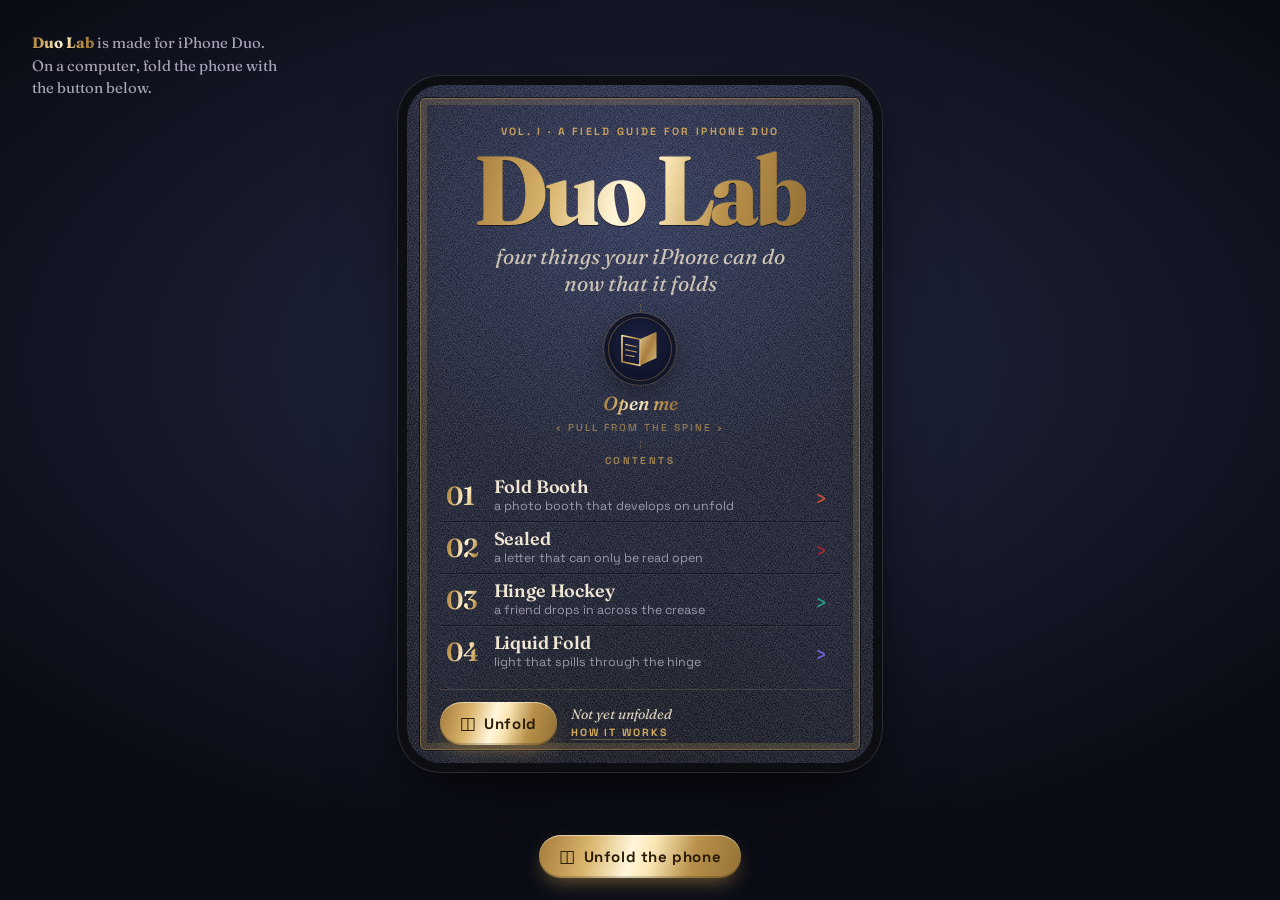
<file: index.html>
<!doctype html>
<html lang="en" data-fold="closed">
<head>
<meta charset="utf-8">
<meta name="viewport" content="width=device-width,initial-scale=1,viewport-fit=cover">
<title>Duo Lab</title>
<meta name="description" content="Four things your iPhone can do now that it folds. A pocket booklet of experiments for iPhone Duo. Unfold to begin.">
<meta name="theme-color" content="#121628">
<meta name="color-scheme" content="dark light">
<meta name="apple-mobile-web-app-capable" content="yes">
<meta name="mobile-web-app-capable" content="yes">
<meta name="apple-mobile-web-app-status-bar-style" content="black-translucent">
<meta name="apple-mobile-web-app-title" content="Duo Lab">
<link rel="manifest" href="manifest.webmanifest">
<link rel="icon" type="image/png" sizes="192x192" href="icons/icon-192.png">
<link rel="apple-touch-icon" sizes="180x180" href="icons/apple-touch-icon.png">
<meta property="og:type" content="website">
<meta property="og:site_name" content="Duo Lab">
<meta property="og:title" content="Duo Lab: four things your iPhone can do now that it folds">
<meta property="og:description" content="A photo booth, a sealed letter, two-player hockey across the crease and a liquid that spills when you unfold. Built for iPhone Duo, with a simulated fold for every other phone.">
<meta property="og:image" content="og.png">
<meta property="og:image:width" content="1200">
<meta property="og:image:height" content="630">
<meta property="og:image:alt" content="Duo Lab: a gold-foiled booklet that opens like your phone">
<meta name="twitter:card" content="summary_large_image">
<meta name="twitter:title" content="Duo Lab">
<meta name="twitter:description" content="Four things your iPhone can do now that it folds.">
<meta name="twitter:image" content="og.png">
<link rel="preconnect" href="https://fonts.googleapis.com">
<link rel="preconnect" href="https://fonts.gstatic.com" crossorigin>
<link rel="stylesheet" href="https://fonts.googleapis.com/css2?family=Fraunces:ital,opsz,wght@0,9..144,300..900;1,9..144,300..700&family=Space+Grotesk:wght@500;700&display=swap">
<link rel="stylesheet" href="shared/duo.css">
<link rel="stylesheet" href="hub.css">
<script type="module" src="hub.js"></script>
</head>
<body>
<p class="desk-caption" aria-hidden="true"><span class="foil-text">Duo Lab</span> is made for iPhone Duo.<br>On a computer, fold the phone with the button below.</p>

<main id="stage" class="stage">
  <!-- CLOSED: the cover. It is also a one-handed contents list. -->
  <section id="cover" class="cover" aria-label="Duo Lab cover">
    <div class="cover-rule" aria-hidden="true"></div>
    <header class="cover-head">
      <p class="eyebrow">Vol. I · A field guide for iPhone Duo</p>
      <h1 class="title"><span class="foil-text">Duo Lab</span></h1>
      <p class="sub">four things your iPhone can do<br>now that it folds</p>
    </header>

    <div class="emblem" aria-hidden="true">
      <div class="spine"></div>
      <svg class="glyph" viewBox="0 0 64 64" width="56" height="56">
        <defs><linearGradient id="fg" x1="0" x2="1" y1="0" y2="1"><stop offset="0" stop-color="#f6dc9f"/><stop offset=".5" stop-color="#b7883f"/><stop offset="1" stop-color="#f0cf88"/></linearGradient></defs>
        <path d="M8 14 L32 19 L32 54 L8 49 Z" fill="none" stroke="url(#fg)" stroke-width="2.2" stroke-linejoin="round"/>
        <path d="M32 19 L54 9 L54 44 L32 54 Z" fill="url(#fg)" opacity=".9"/>
        <path d="M13 26 L27 29 M13 33 L27 36 M13 40 L24 42" stroke="url(#fg)" stroke-width="1.6" stroke-linecap="round"/>
      </svg>
      <p class="open-me"><span>Open me</span></p>
      <p class="pull-hint"><span class="arr">‹</span> pull from the spine <span class="arr">›</span></p>
    </div>

    <nav class="toc" aria-label="Contents">
      <p class="toc-label">Contents</p>
      <ol>
        <li><a href="apps/booth/" style="--tint:#e2583e"><span class="num">01</span><span class="nm">Fold Booth</span><span class="hk">a photo booth that develops on unfold</span><span class="go" aria-hidden="true">›</span></a></li>
        <li><a href="apps/sealed/" style="--tint:#b3262f"><span class="num">02</span><span class="nm">Sealed</span><span class="hk">a letter that can only be read open</span><span class="go" aria-hidden="true">›</span></a></li>
        <li><a href="apps/hockey/" style="--tint:#27b59a"><span class="num">03</span><span class="nm">Hinge Hockey</span><span class="hk">a friend drops in across the crease</span><span class="go" aria-hidden="true">›</span></a></li>
        <li><a href="apps/liquid/" style="--tint:#8b6bff"><span class="num">04</span><span class="nm">Liquid Fold</span><span class="hk">light that spills through the hinge</span><span class="go" aria-hidden="true">›</span></a></li>
      </ol>
    </nav>

    <footer class="cover-foot">
      <button id="unfoldBtn" class="foil-btn" type="button"><span class="ico" aria-hidden="true">◫</span> Unfold</button>
      <div class="foot-meta">
        <p class="count" data-count>Not yet unfolded</p>
        <button class="link-btn" type="button" data-how>How it works</button>
      </div>
    </footer>
  </section>

  <!-- OPEN: the two-page spread. -->
  <section id="spread" class="spread" aria-label="Duo Lab contents" inert>
    <button id="foldBtn" class="fold-pill" type="button" hidden>◧ Fold</button>
    <div class="page left">
      <header class="running"><span>Duo Lab</span><span>i</span></header>
      <a class="card" href="apps/booth/" style="--tint:#e2583e">
        <div class="plate pv-booth" aria-hidden="true">
          <div class="slot"></div>
          <div class="strip"><i></i><i></i><i></i><i></i></div>
          <div class="flash"></div>
        </div>
        <div class="meta">
          <p class="plate-no"><span class="big-num">01</span></p>
          <h2>Fold Booth</h2>
          <p class="hook">Four frames on the cover screen.</p>
          <p class="tease"><b>Unfold</b> the strip slides out of the crease and develops, with your mirror twins.</p>
        </div>
      </a>
      <a class="card" href="apps/sealed/" style="--tint:#b3262f">
        <div class="plate pv-sealed" aria-hidden="true">
          <div class="env"><div class="letter"><i></i><i></i><i></i></div><div class="pocket"></div><div class="wax"><span></span><span></span></div></div>
        </div>
        <div class="meta">
          <p class="plate-no"><span class="big-num">02</span></p>
          <h2>Sealed</h2>
          <p class="hook">A note that can't be read folded.</p>
          <p class="tease"><b>Unfold</b> the wax cracks and the letter pops up from the crease.</p>
        </div>
      </a>
      <footer class="folio">— 1 —</footer>
    </div>
    <div class="gutter" aria-hidden="true"><i class="burst"></i></div>
    <div class="page right">
      <header class="running"><span>Vol. I</span><span>ii</span></header>
      <a class="card" href="apps/hockey/" style="--tint:#27b59a">
        <div class="plate pv-hockey" aria-hidden="true">
          <div class="rink"><div class="line"></div><b class="pad a"></b><b class="pad b"></b><b class="puck"></b></div>
        </div>
        <div class="meta">
          <p class="plate-no"><span class="big-num">03</span></p>
          <h2>Hinge Hockey</h2>
          <p class="hook">Air hockey against the machine.</p>
          <p class="tease"><b>Unfold</b> mid-game and a friend's paddle drops in, face to face.</p>
        </div>
      </a>
      <a class="card" href="apps/liquid/" style="--tint:#8b6bff">
        <div class="plate pv-liquid" aria-hidden="true">
          <div class="goo"><b></b><b></b><b></b><b></b><b></b></div>
        </div>
        <div class="meta">
          <p class="plate-no"><span class="big-num">04</span></p>
          <h2>Liquid Fold</h2>
          <p class="hook">Glowing liquid, pooled on the small screen.</p>
          <p class="tease"><b>Unfold</b> it bursts through the crease. Tilt to pour it back.</p>
        </div>
      </a>
      <footer class="folio spread-foot">
        <span class="count" data-count>Not yet unfolded</span>
        <button class="link-btn" type="button" data-how>How it works</button>
      </footer>
    </div>
  </section>
</main>

<div class="desk-ui">
  <button id="deskToggle" class="foil-btn" type="button"><span class="ico" aria-hidden="true">◫</span> Unfold the phone</button>
</div>

<dialog id="how" class="sheet" aria-labelledby="howTitle">
  <form method="dialog" class="sheet-inner">
    <p class="eyebrow">Colophon</p>
    <h2 id="howTitle">How Duo Lab knows you unfolded</h2>
    <p>Safari doesn't tell a web page that your iPhone folds. There's no hinge angle and no posture API. What it does report is that <em>the window changed size</em>.</p>
    <figure class="diagram" aria-hidden="true">
      <div class="scr small"><span>cover</span><b>466 × 678</b></div>
      <div class="arrow">→</div>
      <div class="scr big"><i></i><span>inner</span><b>890 × 626</b></div>
    </figure>
    <p>iPhone Duo opens like a book. The tall cover screen becomes a wide two-page spread, with the spine running down the middle. So Duo Lab watches the <strong>short side</strong> of the window. If it passes <strong>560&nbsp;px</strong> on a touch screen, the book is open. Every experiment listens for that moment and turns it into something new.</p>
    <p>Other phones don't fold, so the <strong>Unfold</strong> button simulates the same change.</p>
    <p class="live" id="live"></p>
    <button class="foil-btn" value="close">Got it</button>
  </form>
</dialog>

<aside id="coach" class="coach" hidden>
  <button class="x" type="button" aria-label="Dismiss">×</button>
  <p><strong>Keep the booklet.</strong> Tap <span class="share-ico" aria-label="Share">
    <svg viewBox="0 0 20 24" width="14" height="17"><path d="M10 1v14M5 6l5-5 5 5" fill="none" stroke="currentColor" stroke-width="2" stroke-linecap="round" stroke-linejoin="round"/><path d="M6 10H3v12h14V10h-3" fill="none" stroke="currentColor" stroke-width="2" stroke-linejoin="round"/></svg>
  </span> then <em>Add to Home Screen</em> and it opens full screen, like an app.</p>
  <i class="tip" aria-hidden="true"></i>
</aside>
</body>
</html>
</file>
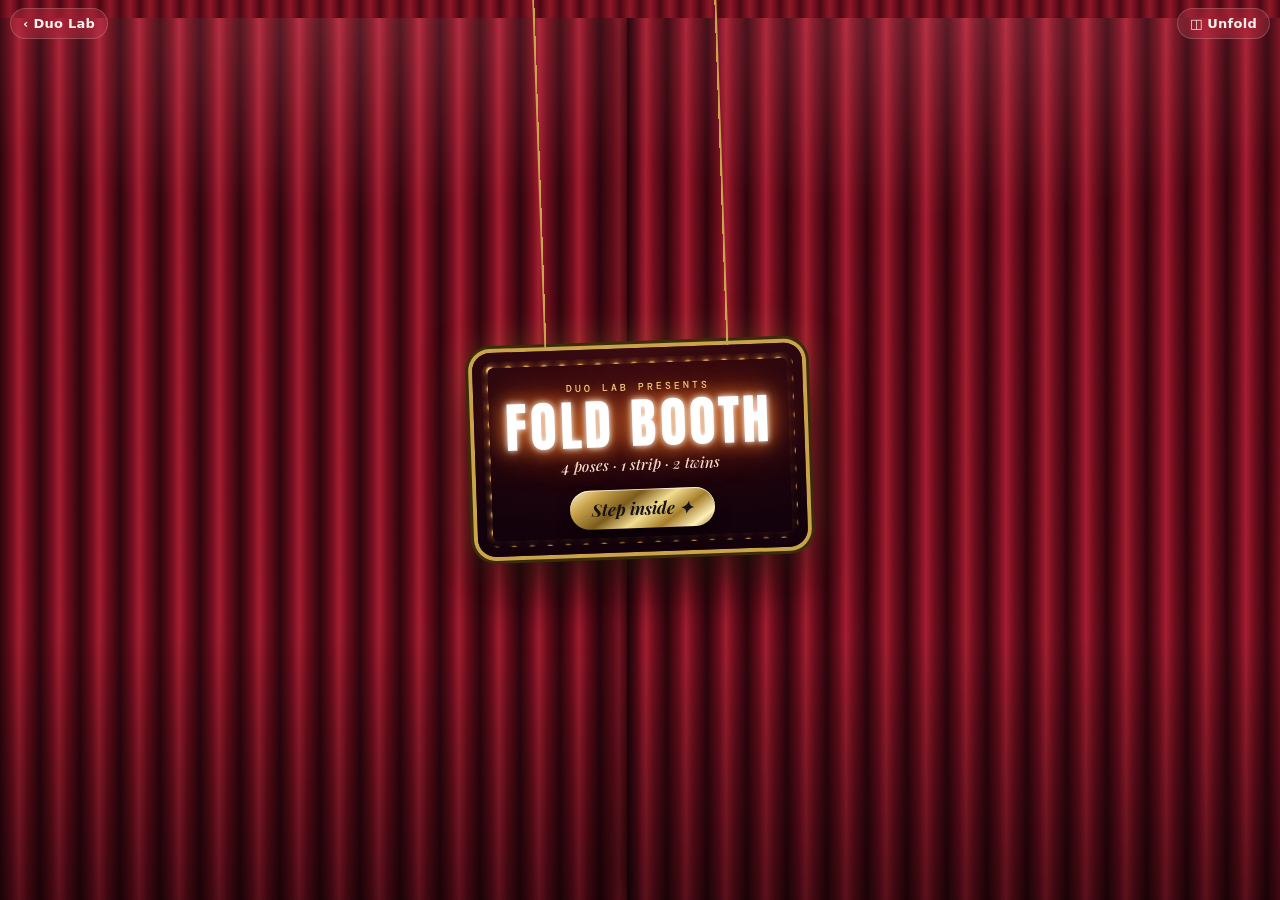
<file: apps/booth/index.html>
<!doctype html>
<html lang="en" data-fold="closed">
<head>
<meta charset="utf-8">
<meta name="viewport" content="width=device-width,initial-scale=1,viewport-fit=cover">
<meta name="apple-mobile-web-app-capable" content="yes">
<meta name="theme-color" content="#3a0610">
<title>Fold Booth · Duo Lab</title>
<meta property="og:title" content="Fold Booth: a retro photobooth that develops when you unfold">
<meta property="og:description" content="Shoot 4 frames on the cover screen, unfold to develop your photostrip and meet your Mirror Twins: Lefty and Righty.">
<link rel="manifest" href="../../manifest.webmanifest">
<link rel="apple-touch-icon" href="../../icons/apple-touch-icon.png">
<link rel="preconnect" href="https://fonts.googleapis.com">
<link rel="preconnect" href="https://fonts.gstatic.com" crossorigin>
<link rel="stylesheet" href="https://fonts.googleapis.com/css2?family=Anton&family=DM+Mono:wght@400;500&family=Playfair+Display:ital,wght@0,700;1,500;1,700&display=swap">
<link rel="stylesheet" href="../../shared/duo.css">
<link rel="stylesheet" href="style.css">
<script type="module" src="app.js"></script>
</head>
<body data-mode="cover">
<main id="booth">
  <!-- Camera page: the whole cover screen when closed, the left page when unfolded -->
  <section class="page cam-page" id="camPage">
    <div class="marquee" aria-hidden="true"><span>FOLD</span><b>✦</b><span>BOOTH</span></div>
    <div class="bezel">
      <div class="viewfinder" id="vf">
        <canvas id="live" aria-label="Camera viewfinder"></canvas>
        <div class="vf-glass"></div>
        <div class="swag l"></div><div class="swag r"></div>
        <div class="axis" id="axis"><i></i><span>drag to your nose</span></div>
        <div class="vf-tag" id="vfTag">● LIVE</div>
        <div class="countdown" id="countdown" aria-live="assertive"></div>
        <div class="hint" id="hint">Unfold to develop <b>✦</b></div>
      </div>
    </div>
    <div class="styles" id="styles" role="radiogroup" aria-label="Film style">
      <button role="radio" data-style="bw"><i class="sw sw-bw"></i><span>Classic B&amp;W</span></button>
      <button role="radio" data-style="warm"><i class="sw sw-warm"></i><span>Warm Film</span></button>
      <button role="radio" data-style="comic"><i class="sw sw-comic"></i><span>Comic</span></button>
      <button role="radio" data-style="holo"><i class="sw sw-holo"></i><span>Holo</span></button>
    </div>
    <div class="deck">
      <button class="thumb" id="thumb" aria-label="Open last strip" disabled><img alt=""></button>
      <button class="shutter" id="shutter" aria-label="Take 4 photos"><span></span></button>
      <div class="bulbs" id="bulbs" aria-label="Frames taken"><i></i><i></i><i></i><i></i></div>
    </div>
  </section>

  <!-- Live Mirror Twins preview (open, nothing shot yet) -->
  <section class="page twin-page paper" id="twinPage">
    <header class="kicker"><span>Nº 4 · Live</span><span>Mirror Twins</span></header>
    <div class="twin-live">
      <figure><canvas id="liveL"></canvas><figcaption>LEFTY</figcaption></figure>
      <figure><canvas id="liveR"></canvas><figcaption>RIGHTY</figcaption></figure>
    </div>
    <p class="question">which twin are you?</p>
    <p class="tip">Hit the shutter to print your strip</p>
  </section>

  <!-- Developed strip (left page when open) -->
  <section class="page strip-page" id="stripPage">
    <div class="slot" aria-hidden="true"></div>
    <aside class="print-card" aria-live="polite">
      <small>Fold Booth · Print Nº <span id="printNo">1</span></small>
      <strong>4<br>POSES</strong>
      <span class="print-meta" id="printMeta">WARM FILM</span>
      <em id="printStatus">still wet, hold by the edges</em>
      <i class="print-rule"></i>
      <span class="print-meta">→ your twins are on the next page</span>
    </aside>
    <div class="strip-wrap" id="stripWrap">
      <div class="strip-curl" id="stripCurl">
        <img id="stripImg" alt="Your 4-frame photostrip">
        <div class="gloss"></div>
      </div>
    </div>
  </section>

  <!-- Reveal: editorial Mirror Twins spread -->
  <section class="page reveal-page paper" id="revealPage">
    <header class="kicker"><span>Issue Nº 4</span><span>Mirror Twins</span></header>
    <div class="twins">
      <figure class="twin" data-twin="Lefty"><canvas id="twinL"></canvas><figcaption>LEFTY</figcaption><em class="stamp">IT'S ME</em></figure>
      <figure class="twin" data-twin="Righty"><canvas id="twinR"></canvas><figcaption>RIGHTY</figcaption><em class="stamp">IT'S ME</em></figure>
    </div>
    <p class="question">which twin are you?</p>
    <label class="axis-ctl"><span>mirror line</span><input type="range" id="axisRange" min="30" max="70" step="0.5" value="50" aria-label="Mirror line position"></label>
    <div class="actions">
      <button class="btn brass" id="share">Share poster ✦</button>
      <button class="btn ghost" id="saveStrip">Save strip</button>
      <button class="btn ghost" id="retake">Retake</button>
    </div>
  </section>
  <div class="crease-flare" id="flare" aria-hidden="true"></div>
</main>

<div class="stage" id="stage">
  <div class="drape l"></div><div class="drape r"></div>
  <div class="valance"></div>
  <button class="sign" id="enter">
    <span class="bulbs-ring"></span>
    <small>Duo Lab presents</small>
    <strong>FOLD BOOTH</strong>
    <em>4 poses · 1 strip · 2 twins</em>
    <span class="enter-cta">Step inside ✦</span>
  </button>
</div>
<div class="flash" id="flash"></div>
<div class="grain-overlay" aria-hidden="true"></div>
<video id="video" playsinline muted autoplay></video>
</body>
</html>
</file>
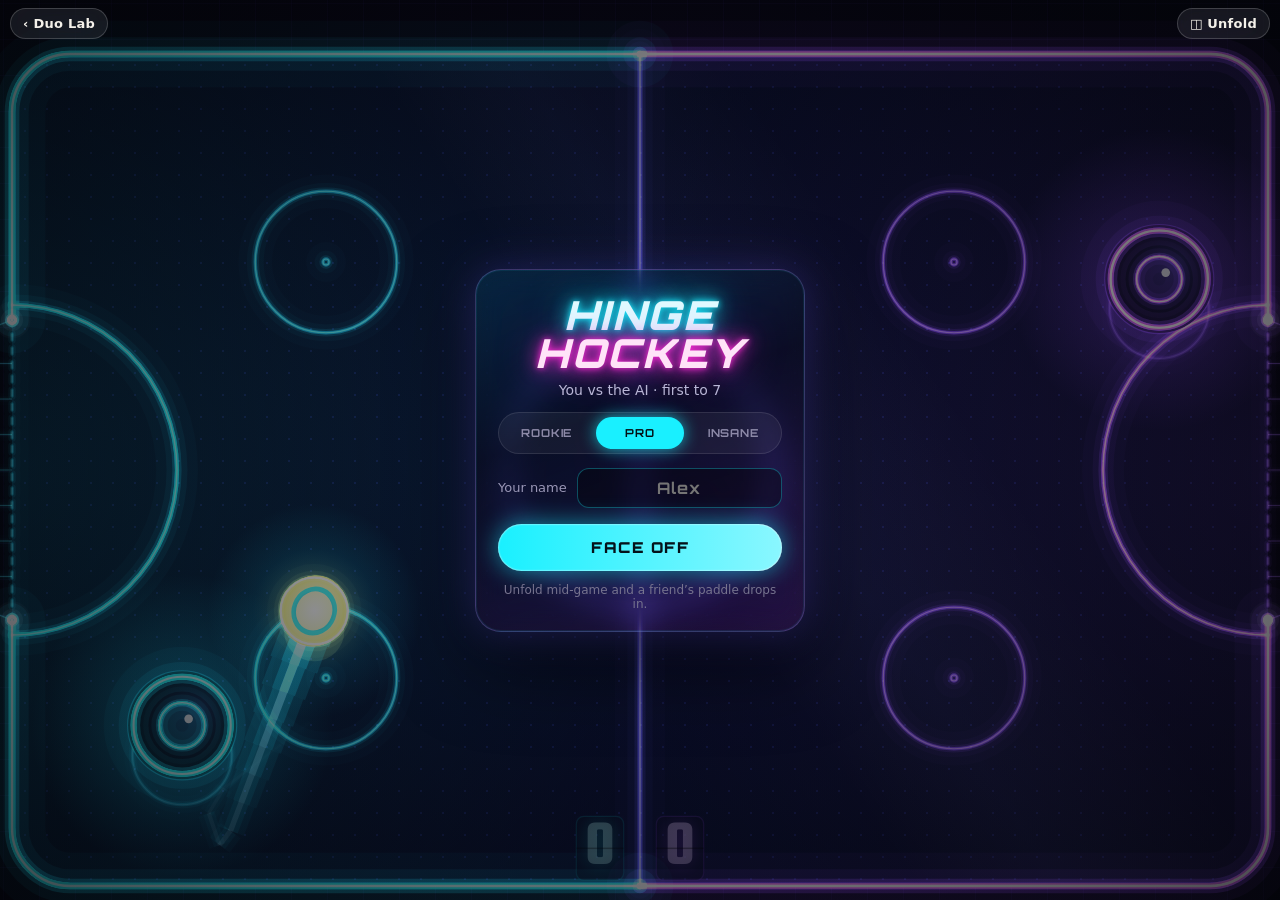
<file: apps/hockey/index.html>
<!doctype html>
<html lang="en" data-fold="closed">
<head>
<meta charset="utf-8">
<meta name="viewport" content="width=device-width,initial-scale=1,viewport-fit=cover,user-scalable=no">
<meta name="apple-mobile-web-app-capable" content="yes">
<meta name="theme-color" content="#03040a">
<title>Hinge Hockey · Duo Lab</title>
<meta name="description" content="Neon air hockey. Beat the AI on the cover screen, unfold and a friend's paddle drops in across the crease.">
<meta property="og:title" content="Hinge Hockey: unfold and a friend joins face to face">
<meta property="og:description" content="Neon air hockey vs the AI on the cover screen. Unfold the phone and the rink re-forms for two players across the crease. First to 7.">
<link rel="manifest" href="../../manifest.webmanifest">
<link rel="apple-touch-icon" href="../../icons/apple-touch-icon.png">
<link rel="preconnect" href="https://fonts.googleapis.com">
<link rel="preconnect" href="https://fonts.gstatic.com" crossorigin>
<link rel="stylesheet" href="https://fonts.googleapis.com/css2?family=Orbitron:wght@700;900&family=Teko:wght@500;600&display=swap">
<link rel="stylesheet" href="../../shared/duo.css">
<link rel="stylesheet" href="style.css">
<script type="module" src="app.js"></script>
</head>
<body>
<canvas id="rink" aria-label="Air hockey rink"></canvas>

<section class="wrap" id="menu">
  <div class="panel">
    <h1 class="logo"><span>HINGE</span><span>HOCKEY</span></h1>
    <div class="challenge" id="chal" hidden></div>
    <p class="hint" id="modeHint">You vs the AI · first to 7</p>
    <div class="diff" id="diff" role="radiogroup" aria-label="AI difficulty">
      <button type="button" data-d="0" role="radio">Rookie</button>
      <button type="button" data-d="1" role="radio">Pro</button>
      <button type="button" data-d="2" role="radio">Insane</button>
    </div>
    <label class="name">Your name <input id="name" maxlength="12" autocomplete="nickname" spellcheck="false"></label>
    <button class="duo-btn go" id="play" type="button">Face off</button>
    <p class="tip" id="tip">Unfold mid-game and a friend's paddle drops in.</p>
  </div>
</section>

<section class="wrap" id="over" hidden>
  <div class="panel">
    <div class="result" id="result">YOU WIN</div>
    <div class="final" id="final">7–3 · 2:14</div>
    <div class="challenge" id="beat" hidden></div>
    <label class="name">Your name <input id="name2" maxlength="12" autocomplete="nickname" spellcheck="false"></label>
    <div class="row">
      <button class="duo-btn go" id="rematch" type="button">Rematch</button>
      <button class="duo-btn ghost" id="share" type="button">Challenge a friend</button>
    </div>
    <button class="link" id="toMenu" type="button">Change difficulty</button>
  </div>
</section>
<section class="wrap solo" id="over2" hidden aria-label="Player 2 result">
  <div class="panel p2">
    <div class="result" id="result2">YOU WIN</div>
    <div class="final" id="final2">7–3</div>
    <p class="hint" id="vs2">vs Player 1</p>
    <button class="duo-btn go" id="rematch2" type="button">Rematch</button>
  </div>
</section>
<div id="safe" aria-hidden="true"></div>
</body>
</html>
</file>
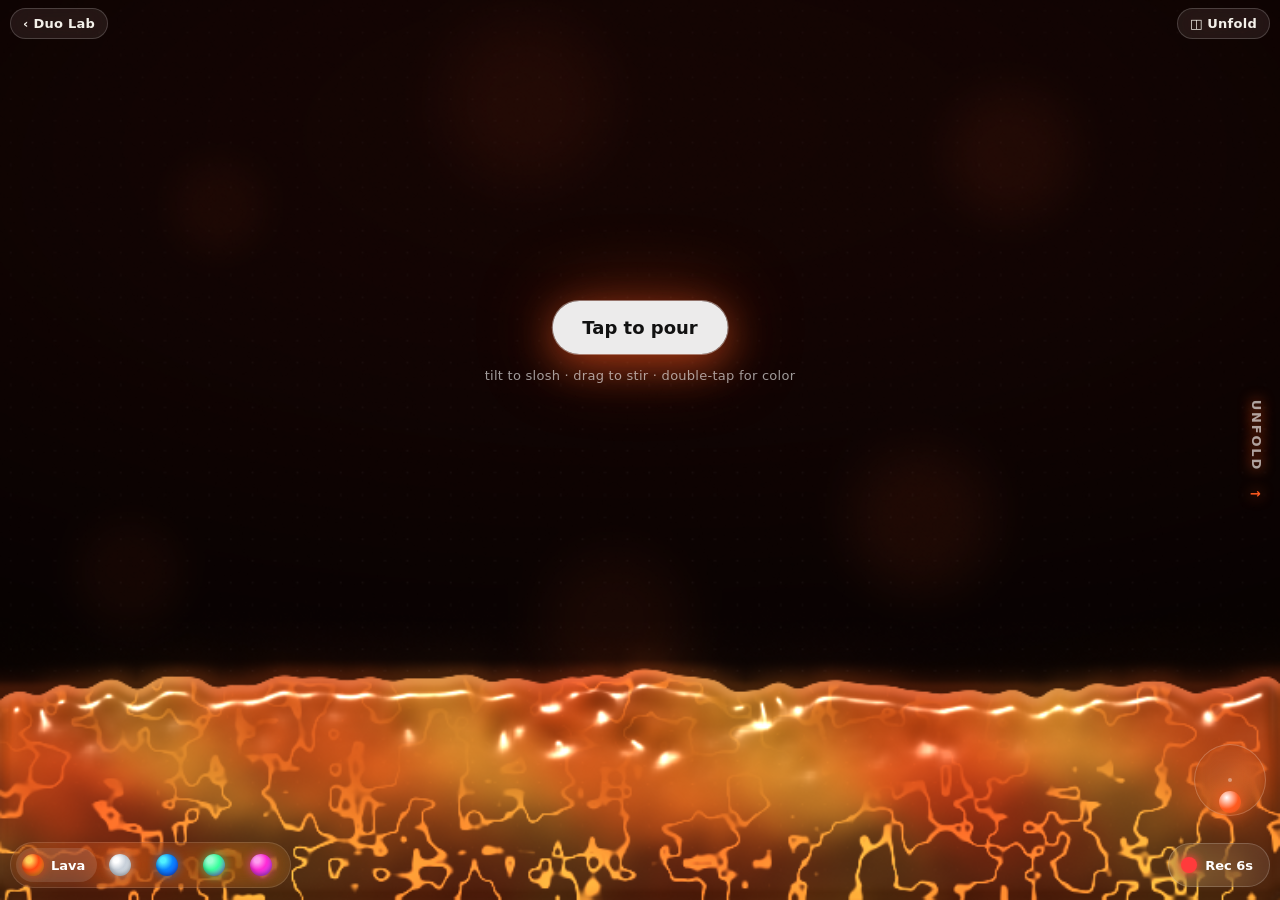
<file: apps/liquid/index.html>
<!doctype html>
<html lang="en">
<head>
<meta charset="utf-8">
<meta name="viewport" content="width=device-width,initial-scale=1,viewport-fit=cover">
<meta name="apple-mobile-web-app-capable" content="yes">
<meta name="theme-color" content="#050307">
<link rel="manifest" href="../../manifest.webmanifest">
<link rel="apple-touch-icon" href="../../icons/apple-touch-icon.png">
<title>Liquid Fold · Duo Lab</title>
<meta name="description" content="Glowing liquid that bursts through the crease when you unfold your phone. Tilt to pour it back like an hourglass.">
<meta property="og:title" content="Liquid Fold · Duo Lab">
<meta property="og:description" content="Glowing liquid that bursts through the crease when you unfold your phone. Tilt to pour it back like an hourglass.">
<link rel="stylesheet" href="../../shared/duo.css">
<link rel="stylesheet" href="style.css">
</head>
<body>
<canvas id="gl" aria-label="Glowing liquid. Drag to stir, double-tap to add color."></canvas>

<button id="hint" type="button" aria-label="Unfold to double the world">Unfold <b>→</b></button>

<div id="pour">
  <button id="pourBtn" class="duo-btn" type="button">Tap to pour</button>
  <p>tilt to slosh · drag to stir · double-tap for color</p>
</div>

<div id="puck" role="slider" tabindex="0" aria-label="Gravity direction (drag, or use arrow keys)" aria-valuemin="0" aria-valuemax="359">
  <div class="ring"></div><div class="knob"></div>
</div>

<div id="recbadge" hidden><i></i>REC <b>6.0</b></div>

<div id="dock">
  <div id="chips" role="radiogroup" aria-label="Liquid theme"></div>
  <button id="rec" type="button" data-state="idle" aria-label="Record a 6 second clip"><i></i><span>Rec 6s</span></button>
</div>

<script type="module" src="app.js"></script>
</body>
</html>
</file>
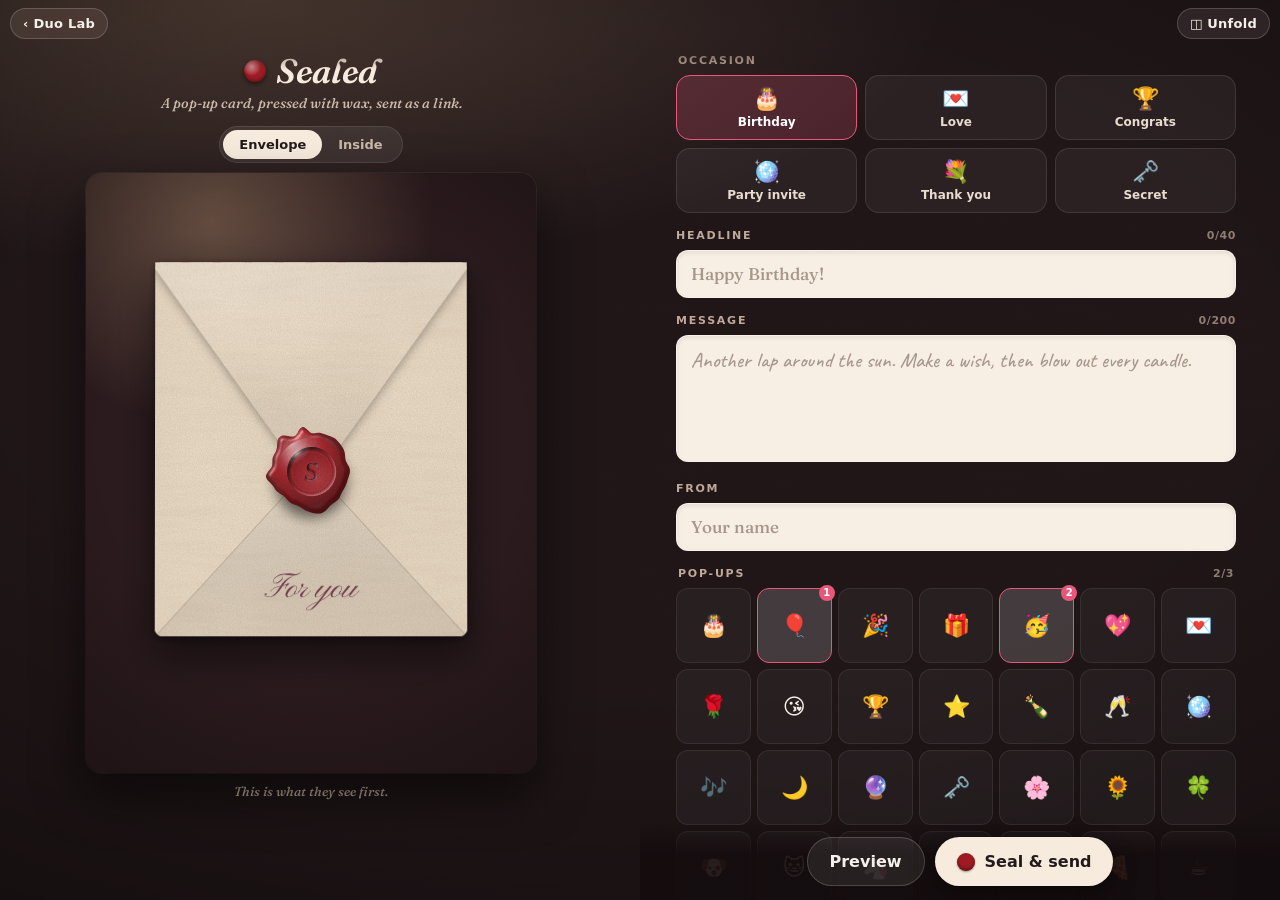
<file: apps/sealed/index.html>
<!doctype html>
<html lang="en">
<head>
<meta charset="utf-8">
<meta name="viewport" content="width=device-width,initial-scale=1,viewport-fit=cover">
<meta name="apple-mobile-web-app-capable" content="yes">
<meta name="theme-color" content="#1a1214">
<link rel="manifest" href="../../manifest.webmanifest">
<link rel="apple-touch-icon" href="../../icons/apple-touch-icon.png">
<title>Sealed: a pop-up card in a link</title>
<meta name="description" content="Write a card, press it with a wax seal, and send it as a link. They unfold it to break the seal, and a paper pop-up rises from the crease.">
<meta property="og:title" content="Something sealed for you ✉️">
<meta property="og:description" content="A wax-sealed pop-up card. Unfold to break the seal.">
<meta property="og:type" content="website">
<link rel="preconnect" href="https://fonts.googleapis.com">
<link rel="preconnect" href="https://fonts.gstatic.com" crossorigin>
<link rel="stylesheet" href="https://fonts.googleapis.com/css2?family=Caveat:wght@500;600&family=Fraunces:ital,opsz,wght@0,9..144,600;0,9..144,900;1,9..144,500;1,9..144,600;1,9..144,700&family=Pinyon+Script&display=swap">
<link rel="stylesheet" href="../../shared/duo.css">
<link rel="stylesheet" href="style.css">
</head>
<body>
<div id="app"></div>
<canvas class="fx" aria-hidden="true"></canvas>
<script type="module" src="app.js"></script>
</body>
</html>
</file>
<file: shared/duo.css>
/* duo.css — shared base for Duo Lab apps. Each app layers its own style on top. */
:root {
  --bg: #0b0b10;
  --fg: #f4f1ea;
  --muted: #9a97a6;
  --accent: #ff5a36;
  --glass: rgba(255, 255, 255, 0.08);
  --glass-edge: rgba(255, 255, 255, 0.18);
  --font: ui-rounded, "SF Pro Rounded", system-ui, -apple-system, sans-serif;
  --safe-t: env(safe-area-inset-top, 0px);
  --safe-r: env(safe-area-inset-right, 0px);
  --safe-b: env(safe-area-inset-bottom, 0px);
  --safe-l: env(safe-area-inset-left, 0px);
  color-scheme: dark;
}
* { box-sizing: border-box; -webkit-tap-highlight-color: transparent; }
html, body { margin: 0; height: 100%; background: var(--bg); color: var(--fg); font-family: var(--font); }
body { overflow: hidden; overscroll-behavior: none; -webkit-user-select: none; user-select: none; touch-action: manipulation; }
button { font: inherit; color: inherit; }

/* Crease guide, visible only when unfolded. Apps can place .duo-crease anywhere. */
.duo-crease { position: fixed; pointer-events: none; z-index: 5; opacity: 0; transition: opacity .4s; }
html[data-fold="open"] .duo-crease { opacity: 1; }
html[data-crease="vertical"] .duo-crease { top: 0; bottom: 0; left: calc(var(--crease-x) - 1px); width: 2px;
  background: linear-gradient(transparent, rgba(255,255,255,.12) 20%, rgba(255,255,255,.12) 80%, transparent); }
html[data-crease="horizontal"] .duo-crease { left: 0; right: 0; top: calc(var(--crease-y) - 1px); height: 2px;
  background: linear-gradient(90deg, transparent, rgba(255,255,255,.12) 20%, rgba(255,255,255,.12) 80%, transparent); }

.duo-chrome { position: fixed; z-index: 50; top: calc(var(--safe-t) + 8px); left: calc(var(--safe-l) + 10px);
  right: calc(var(--safe-r) + 10px); display: flex; justify-content: space-between; pointer-events: none; }
.duo-chrome > * { pointer-events: auto; }
.duo-back, .duo-fold-toggle { font-size: 13px; font-weight: 600; letter-spacing: .02em; color: var(--fg);
  text-decoration: none; padding: 7px 12px; border-radius: 999px; border: 1px solid var(--glass-edge);
  background: var(--glass); -webkit-backdrop-filter: blur(14px) saturate(1.6); backdrop-filter: blur(14px) saturate(1.6); cursor: pointer; }
.duo-fold-toggle[hidden] { display: none; }

.duo-toast { position: fixed; z-index: 100; left: 50%; bottom: calc(var(--safe-b) + 24px);
  transform: translate(-50%, 20px); opacity: 0; transition: .3s; padding: 10px 16px; border-radius: 999px;
  background: rgba(20,20,26,.85); border: 1px solid var(--glass-edge); font-size: 14px;
  -webkit-backdrop-filter: blur(12px); backdrop-filter: blur(12px); }
.duo-toast.show { opacity: 1; transform: translate(-50%, 0); }

.duo-btn { appearance: none; border: 0; border-radius: 999px; padding: 14px 22px; font-weight: 700; font-size: 16px;
  background: var(--fg); color: #111; cursor: pointer; transition: transform .15s; }
.duo-btn:active { transform: scale(.96); }
.duo-btn.ghost { background: var(--glass); color: var(--fg); border: 1px solid var(--glass-edge); }

@media (prefers-reduced-motion: reduce) { *, *::before, *::after { animation-duration: .01ms !important; transition-duration: .01ms !important; } }
</file>
<file: hub.css>
/* hub.css — "The Booklet". Editorial: cloth cover, paper pages, foil. */
:root {
  --ink: #121628; --ink-2: #0a0d1a; --ink-3: #1c2240;
  --paper: #f3ecdf; --paper-2: #e6dccb; --paper-ink: #1b1a24; --paper-mute: #6d6457; --oxblood: #8e2b2b;
  --gold: #d6aa5c; --gold-hi: #fbe7b5; --gold-lo: #9c7a3c;
  --foil: linear-gradient(105deg, #7d5c26 0%, #e6c27e 16%, #a37b3a 30%, #d9b46c 40%, #fff6da 48%, #fbe7b5 52%, #b8904a 60%, #8d6a30 72%, #e6c27e 86%, #8d6a30 100%);
  --serif: "Fraunces", "New York", ui-serif, "Iowan Old Style", Palatino, Georgia, serif;
  --grot: "Space Grotesk", ui-sans-serif, system-ui, -apple-system, sans-serif;
  --noise-light: url("data:image/svg+xml,%3Csvg xmlns='http://www.w3.org/2000/svg' width='180' height='180'%3E%3Cfilter id='n'%3E%3CfeTurbulence type='fractalNoise' baseFrequency='.85' numOctaves='3' stitchTiles='stitch'/%3E%3CfeColorMatrix values='0 0 0 0 1 0 0 0 0 1 0 0 0 0 1 .32 0 0 0 -.06'/%3E%3C/filter%3E%3Crect width='100%25' height='100%25' filter='url(%23n)'/%3E%3C/svg%3E");
  --noise-dark: url("data:image/svg+xml,%3Csvg xmlns='http://www.w3.org/2000/svg' width='220' height='220'%3E%3Cfilter id='n'%3E%3CfeTurbulence type='fractalNoise' baseFrequency='.7' numOctaves='3' stitchTiles='stitch'/%3E%3CfeColorMatrix values='0 0 0 0 .35 0 0 0 0 .25 0 0 0 0 .1 .28 0 0 0 -.07'/%3E%3C/filter%3E%3Crect width='100%25' height='100%25' filter='url(%23n)'/%3E%3C/svg%3E");
  --weave: repeating-linear-gradient(45deg, rgba(255,255,255,.022) 0 1px, transparent 1px 3px), repeating-linear-gradient(-45deg, rgba(0,0,0,.12) 0 1px, transparent 1px 3px);
  color-scheme: dark;
}
html, body { background: var(--ink-2); }
body { font-family: var(--grot); }

.foil-text, .open-me span, .toc .num, .foil-btn { background-image: var(--foil) !important; background-size: 260% 100% !important; background-position: var(--fx, 50%) 0 !important; }
.foil-text {
  -webkit-background-clip: text; background-clip: text; color: transparent;
  filter: drop-shadow(0 1px 0 rgba(0,0,0,.55)) drop-shadow(0 -1px 0 rgba(255,240,200,.08));
}

/* ───────────────────────── Stage ───────────────────────── */
.stage {
  position: fixed; inset: 0; overflow: hidden; container-type: size;
  background: var(--ink-2);
}
.desk-caption, .desk-ui { display: none; }

/* Desktop: a phone-ish frame, folded or unfolded. */
html.desk body { background: radial-gradient(1200px 700px at 50% 40%, #232842, #0b0d16 70%); }
html.desk .stage {
  inset: auto; left: 50%; top: calc(50% - 26px); width: 466px; height: 678px; border-radius: 34px;
  transform: translate(-50%, -50%) scale(var(--k, 1));
  box-shadow: 0 0 0 9px #0d0e12, 0 0 0 10px #2b2d36, 0 40px 90px -20px rgba(0,0,0,.8), 0 10px 30px rgba(0,0,0,.5);
}
html.desk[data-fold="open"] .stage { width: 890px; height: 626px; }
html.desk .desk-ui { display: flex; position: fixed; left: 0; right: 0; bottom: 22px; justify-content: center; z-index: 30; }
html.desk .desk-caption { display: block; position: fixed; left: 32px; top: 32px; max-width: 260px; margin: 0;
  font: 400 15px/1.5 var(--serif); color: #a9a6b8; }
html.desk .desk-caption .foil-text { font-weight: 700; }
@media (max-width: 1100px) { html.desk .desk-caption { display: none; } }
@media (max-width: 1560px) { html.desk[data-fold="open"] .desk-caption { display: none; } }

/* ───────────────────────── Cover ───────────────────────── */
.cover {
  position: absolute; inset: 0; display: flex; flex-direction: column; align-items: stretch;
  padding: calc(var(--safe-t) + clamp(26px, 6cqh, 54px)) clamp(22px, 7cqw, 40px) calc(var(--safe-b) + 18px);
  background-color: var(--ink);
  background-image: var(--noise-light), var(--weave),
    radial-gradient(120% 70% at 50% 18%, rgba(70,84,150,.38), transparent 60%),
    radial-gradient(100% 60% at 50% 110%, rgba(0,0,0,.55), transparent 70%),
    linear-gradient(90deg, rgba(0,0,0,.25), transparent 8%, transparent 92%, rgba(0,0,0,.25));
  overflow-y: auto; overflow-x: hidden; scrollbar-width: none; touch-action: pan-y;
  transition: opacity .25s;
}
.cover::-webkit-scrollbar { display: none; }
.cover-rule { position: absolute; inset: 12px; border-radius: 6px; pointer-events: none;
  border: 1px solid rgba(0,0,0,.55);
  box-shadow: inset 0 0 0 1px rgba(214,170,92,.35), inset 0 0 0 6px transparent, inset 0 0 0 7px rgba(214,170,92,.18), 0 1px 0 rgba(255,255,255,.05);
}
.cover-head { text-align: center; position: relative; }
.eyebrow { margin: 0 0 clamp(6px, 1.4cqh, 14px); font: 700 10.5px/1.2 var(--grot); letter-spacing: .22em; text-transform: uppercase; color: var(--gold); opacity: .9; }
.title { margin: 0; font: 800 clamp(58px, 21cqw, 116px)/.86 var(--serif); font-optical-sizing: auto; letter-spacing: -.035em;
  font-variation-settings: "SOFT" 30, "WONK" 0; }
.sub { margin: clamp(8px, 1.6cqh, 16px) 0 0; font: italic 400 clamp(17px, 4.6cqw, 22px)/1.25 var(--serif); color: #d9cfbd; opacity: .92; }

.emblem { position: relative; display: flex; flex-direction: column; align-items: center; gap: 6px;
  flex: 1 1 auto; min-height: 118px; padding: 8px 0; }
.emblem::before, .emblem::after { content: ""; flex: 1 1 0; min-height: 6px; width: 0; border-left: 1.5px dashed rgba(214,170,92,.32); }
.spine { display: none; }
.glyph { position: relative; z-index: 1; padding: 10px; border-radius: 50%; width: 76px; height: 76px;
  background: radial-gradient(circle at 50% 40%, #1d2444, #10142a 70%); box-shadow: 0 0 0 1px rgba(214,170,92,.35), 0 0 0 5px var(--ink), 0 0 0 6px rgba(214,170,92,.18), 0 10px 30px rgba(0,0,0,.5);
  animation: breathe 2.8s ease-in-out infinite; }
.open-me { position: relative; z-index: 1; margin: 6px 0 0; padding: 2px 12px;
  font: italic 500 22px/1 var(--serif); color: var(--gold-hi); animation: breathe 2.8s ease-in-out infinite; }
.open-me span { background: var(--foil); -webkit-background-clip: text; background-clip: text; color: transparent; }
.pull-hint { position: relative; z-index: 1; margin: 0; padding: 2px 10px; font: 500 10px/1 var(--grot); letter-spacing: .2em; text-transform: uppercase; color: rgba(214,170,92,.6); }
.pull-hint .arr { display: inline-block; animation: nudgeL 2.8s ease-in-out infinite; }
.pull-hint .arr:last-child { animation-name: nudgeR; }
@keyframes breathe { 0%, 100% { transform: scale(1); } 50% { transform: scale(1.045); } }
@keyframes nudgeL { 0%, 100% { transform: translateX(0); } 50% { transform: translateX(-4px); } }
@keyframes nudgeR { 0%, 100% { transform: translateX(0); } 50% { transform: translateX(4px); } }

.toc { position: relative; }
.toc-label { margin: 0 0 4px; font: 700 10px/1 var(--grot); letter-spacing: .24em; text-transform: uppercase; color: rgba(214,170,92,.65); text-align: center; }
.toc ol { list-style: none; margin: 0; padding: 0; }
.toc li + li { border-top: 1px solid rgba(0,0,0,.45); box-shadow: inset 0 1px 0 rgba(255,255,255,.045); }
.toc a { display: grid; grid-template-columns: 40px 1fr 18px; grid-template-rows: auto auto; column-gap: 8px; align-items: baseline;
  min-height: 54px; padding: 9px 6px; text-decoration: none; color: #efe6d4; border-radius: 10px; transition: background .2s, transform .2s; }
.toc a:active { background: rgba(255,255,255,.05); transform: scale(.985); }
.toc .num { grid-row: span 2; align-self: center; font: 600 26px/1 var(--serif); font-variant-numeric: lining-nums;
  background: var(--foil); -webkit-background-clip: text; background-clip: text; color: transparent; }
.toc .nm { font: 600 18px/1.15 var(--serif); letter-spacing: -.01em; }
.toc .hk { grid-column: 2; font: 400 12.5px/1.3 var(--grot); color: #9d98a8; }
.toc .go { grid-row: 1 / span 2; grid-column: 3; align-self: center; color: var(--tint); font-size: 22px; opacity: .85; }

.cover-foot { position: relative; display: flex; align-items: center; gap: 14px; margin-top: 12px; padding-top: 12px; border-top: 1px solid rgba(214,170,92,.18); }
.foot-meta { display: grid; gap: 3px; min-width: 0; }
.count { margin: 0; font: italic 400 14px/1.25 var(--serif); color: #d9cfbd; }
.count b { font-style: normal; font-weight: 700; color: var(--gold-hi); display: inline-block; }
.count b.bump { animation: bump .6s cubic-bezier(.3,1.6,.5,1); }
@keyframes bump { 0% { transform: scale(1); } 40% { transform: scale(1.5); } 100% { transform: scale(1); } }
.link-btn { appearance: none; background: none; border: 0; padding: 0; justify-self: start; cursor: pointer;
  font: 700 10.5px/1.4 var(--grot); letter-spacing: .18em; text-transform: uppercase; color: var(--gold); text-decoration: underline; text-underline-offset: 3px; text-decoration-color: rgba(214,170,92,.4); }

.foil-btn { appearance: none; border: 0; cursor: pointer; flex: none; display: inline-flex; align-items: center; gap: 8px;
  padding: 13px 20px; border-radius: 999px; font: 700 15px/1 var(--grot); letter-spacing: .04em; color: #2a1d08;
  background: var(--foil); box-shadow: 0 1px 0 rgba(255,255,255,.5) inset, 0 -2px 0 rgba(0,0,0,.18) inset, 0 8px 20px -6px rgba(214,170,92,.55), 0 2px 6px rgba(0,0,0,.4);
  transition: transform .15s; }
.foil-btn:active { transform: scale(.95); }
.foil-btn .ico { font-size: 17px; }
html[data-fold-source="device"] #unfoldBtn { display: none; }

/* ───────────────────────── Spread ─────────────────────────
   data-dir="v": vertical spine (the real open pose, ≈890×626 landscape) → left page | right page.
   data-dir="h": horizontal crease (open phone rotated to portrait, or simulated on a portrait phone) → top / bottom. */
.spread { position: absolute; inset: 0; display: grid; grid-template-columns: minmax(0,1fr) 28px minmax(0,1fr); visibility: hidden; color: var(--paper-ink);
  background: #0d0f19; }
html.is-open .spread, html.peek .spread { visibility: visible; }
html.is-open .cover, html.peek .cover { visibility: hidden; }
html:not(.is-open) .spread *, html:not(.is-open) .spread { animation-play-state: paused !important; }

.page { position: relative; display: grid; grid-template-rows: auto minmax(0,1fr) minmax(0,1fr) auto; gap: clamp(8px, 1.8cqh, 14px); min-width: 0; min-height: 0;
  padding: calc(var(--safe-t) + 46px) 22px calc(var(--safe-b) + 12px);
  background-color: var(--paper); background-image: var(--noise-dark); }
.page.left { padding-left: calc(var(--safe-l) + 24px); padding-right: 18px; background-image: var(--noise-dark), linear-gradient(90deg, rgba(0,0,0,.06), transparent 10%, transparent 82%, rgba(80,55,20,.16) 96%, rgba(40,25,5,.34)); }
.page.right { padding-right: calc(var(--safe-r) + 24px); padding-left: 18px; background-image: var(--noise-dark), linear-gradient(270deg, rgba(0,0,0,.06), transparent 10%, transparent 82%, rgba(80,55,20,.16) 96%, rgba(40,25,5,.34)); }
.gutter { position: relative; background: linear-gradient(90deg, #cdbfa6, #8f7f63 45%, #6c5d43 50%, #8f7f63 55%, #cdbfa6); }
.gutter::after { content: ""; position: absolute; top: 0; bottom: 0; left: 50%; width: 1px; transform: translateX(-.5px);
  background: linear-gradient(transparent, var(--gold) 15%, var(--gold-hi) 50%, var(--gold) 85%, transparent); opacity: .8; }
.gutter .burst { position: absolute; left: 50%; top: 0; bottom: 0; width: 180px; transform: translateX(-50%); pointer-events: none; opacity: 0;
  background: radial-gradient(50% 50% at 50% 50%, rgba(255,236,190,.95), rgba(255,210,140,.35) 35%, transparent 70%); mix-blend-mode: screen; z-index: 4; }

.running { display: flex; justify-content: space-between; align-items: baseline; padding-bottom: 6px; border-bottom: 1px solid rgba(27,26,36,.75);
  font: 700 9.5px/1 var(--grot); letter-spacing: .22em; text-transform: uppercase; color: var(--paper-mute); }
.running span:last-child { font: italic 500 13px/1 var(--serif); letter-spacing: 0; text-transform: none; color: var(--oxblood); }
.folio { align-self: end; text-align: center; font: italic 400 12px/1 var(--serif); color: var(--paper-mute); }
.spread-foot { display: flex; gap: 14px; justify-content: center; align-items: baseline; flex-wrap: wrap; text-align: center; }
.spread-foot .count { color: var(--paper-ink); font-size: 13px; }
.spread-foot .count b { color: var(--oxblood); }
.spread-foot .link-btn { color: var(--oxblood); text-decoration-color: rgba(142,43,43,.4); }

/* Card — default (vertical spine): plate on the left, text column on the right */
.card { position: relative; display: grid; grid-template-columns: minmax(0, 1.1fr) minmax(0, 1fr); gap: 16px; min-height: 0; text-decoration: none; color: inherit;
  transition: transform .25s cubic-bezier(.3,.8,.2,1); }
.card + .card { padding-top: clamp(8px, 1.8cqh, 14px); border-top: 1px solid rgba(27,26,36,.18); }
.card:active { transform: scale(.975); }
.plate { position: relative; min-height: 60px; overflow: hidden; border-radius: 4px;
  box-shadow: 0 0 0 1px rgba(27,26,36,.85), 0 0 0 4px var(--paper), 0 0 0 5px rgba(27,26,36,.25), 0 12px 22px -12px rgba(40,25,5,.55); }
.meta { position: relative; display: flex; flex-direction: column; justify-content: center; min-width: 0; padding-left: 2px; }
.plate-no { margin: 0 0 6px -3px; pointer-events: none; }
.big-num { display: block; font: 900 clamp(46px, 10.5cqh, 70px)/.8 var(--serif); font-variation-settings: "opsz" 144, "SOFT" 0; letter-spacing: -.05em;
  color: var(--tint); -webkit-text-stroke: 7px var(--paper); paint-order: stroke fill; filter: drop-shadow(0 6px 8px rgba(40,25,5,.22)); }
.card h2 { margin: 0; font: 700 clamp(18px, 3.8cqh, 24px)/1.05 var(--serif); letter-spacing: -.02em; }
.hook { margin: 4px 0 0; font: 500 clamp(11.5px, 2.2cqh, 13.5px)/1.3 var(--grot); color: var(--paper-ink); }
.tease { margin: 7px 0 0; padding-top: 7px; border-top: 1px dotted rgba(27,26,36,.35);
  font: italic 400 clamp(12px, 2.3cqh, 14px)/1.3 var(--serif); color: var(--paper-mute); }
.tease b { font: 700 9.5px/1 var(--grot); font-style: normal; letter-spacing: .16em; text-transform: uppercase; color: var(--tint); margin-right: 4px; }
.tease b::after { content: " →"; }

.fold-pill { position: absolute; z-index: 20; top: calc(var(--safe-t) + 9px); right: calc(var(--safe-r) + 16px);
  appearance: none; border: 1px solid rgba(27,26,36,.25); border-radius: 999px; padding: 8px 14px; cursor: pointer;
  background: rgba(243,236,223,.86); -webkit-backdrop-filter: blur(10px); backdrop-filter: blur(10px);
  font: 700 12px/1 var(--grot); letter-spacing: .08em; color: var(--paper-ink); box-shadow: 0 4px 14px rgba(40,25,5,.2); }
.fold-pill[hidden], html.desk .fold-pill { display: none; }

/* Horizontal crease: top page / bottom page, two cards side by side on each. */
.stage[data-dir="h"] .spread { grid-template-columns: 1fr; grid-template-rows: minmax(0,1fr) 22px minmax(0,1fr); }
.stage[data-dir="h"] .page { grid-template-rows: auto minmax(0,1fr) auto; grid-template-columns: minmax(0,1fr) minmax(0,1fr); column-gap: clamp(12px, 3cqw, 22px);
  padding: 14px calc(var(--safe-r) + 16px) 14px calc(var(--safe-l) + 16px); }
.stage[data-dir="h"] .page.left { padding-top: calc(var(--safe-t) + 50px); background-image: var(--noise-dark), linear-gradient(180deg, rgba(0,0,0,.05), transparent 10%, transparent 84%, rgba(80,55,20,.16) 96%, rgba(40,25,5,.32)); }
.stage[data-dir="h"] .page.right { padding-bottom: calc(var(--safe-b) + 12px); background-image: var(--noise-dark), linear-gradient(0deg, rgba(0,0,0,.05), transparent 10%, transparent 84%, rgba(80,55,20,.16) 96%, rgba(40,25,5,.32)); }
.stage[data-dir="h"] .running, .stage[data-dir="h"] .folio { grid-column: 1 / -1; }
.stage[data-dir="h"] .gutter { background: linear-gradient(180deg, #cdbfa6, #8f7f63 45%, #6c5d43 50%, #8f7f63 55%, #cdbfa6); }
.stage[data-dir="h"] .gutter::after { top: 50%; bottom: auto; left: 0; right: 0; width: auto; height: 1px; transform: translateY(-.5px);
  background: linear-gradient(90deg, transparent, var(--gold) 15%, var(--gold-hi) 50%, var(--gold) 85%, transparent); }
.stage[data-dir="h"] .gutter .burst { left: 0; right: 0; top: 50%; bottom: auto; width: auto; height: 180px; transform: translateY(-50%); }
.stage[data-dir="h"] .card { grid-template-columns: none; grid-template-rows: minmax(0, 1fr) auto; gap: 8px; }
.stage[data-dir="h"] .card + .card { padding-top: 0; border-top: 0; }
.stage[data-dir="h"] .meta { display: block; }
.stage[data-dir="h"] .plate-no { position: absolute; right: -2px; top: -44px; margin: 0; z-index: 2; }
.stage[data-dir="h"] .big-num { font-size: clamp(44px, 12cqw, 76px); }
.stage[data-dir="h"] .card h2 { font-size: clamp(17px, 4cqw, 24px); }
.stage[data-dir="h"] .hook { font-size: clamp(11px, 2.3cqw, 13.5px); }
.stage[data-dir="h"] .fold-pill { right: auto; left: 50%; transform: translateX(-50%); }
.stage[data-dir="h"] .tease { display: none; }
@container (min-width: 560px) { .stage[data-dir="h"] .tease { display: block; } }

/* Entrance of cards after unfold */
html.revealing .card { animation: rise .8s cubic-bezier(.2,.8,.2,1) both; animation-delay: calc(var(--i, 0) * 90ms + 420ms); }
html.revealing .running, html.revealing .folio { animation: fadeIn .7s ease both .5s; }
@keyframes rise { from { opacity: 0; transform: translateY(16px); } to { opacity: 1; transform: none; } }
@keyframes fadeIn { from { opacity: 0; } }

/* ───────────── Living previews ───────────── */
/* Booth: strip slides from a slot, flash blinks */
.pv-booth { background: radial-gradient(120% 90% at 50% 0%, #3a1a14, #160c0a 70%); }
.pv-booth .slot { position: absolute; left: 22%; right: 22%; top: 8px; height: 5px; border-radius: 3px; background: #050303; box-shadow: 0 1px 0 rgba(255,255,255,.12); z-index: 2; }
.pv-booth .strip { position: absolute; left: 50%; top: 10px; width: clamp(54px, 34%, 104px); display: grid; gap: 4px; padding: 5px; background: #f6f1e7;
  transform: translate(-50%, -100%); animation: strip 5.2s cubic-bezier(.4,.1,.2,1) infinite; box-shadow: 0 6px 14px rgba(0,0,0,.5); }
.pv-booth .strip i { display: block; aspect-ratio: 4 / 3; border-radius: 1px;
  background: radial-gradient(circle at 50% 46%, #f4c6a5 0 18%, transparent 19%), radial-gradient(ellipse 34% 30% at 50% 100%, #e2583e 0 98%, transparent 100%), linear-gradient(#5b2c22, #2b1410);
  filter: sepia(.4) contrast(1.05); animation: develop 5.2s linear infinite; }
.pv-booth .strip i:nth-child(2) { background: radial-gradient(circle at 42% 50%, #f4c6a5 0 18%, transparent 19%), radial-gradient(ellipse 34% 30% at 42% 100%, #e9a23b 0 98%, transparent 100%), linear-gradient(#24324a, #101826); }
.pv-booth .strip i:nth-child(3) { background: radial-gradient(circle at 58% 44%, #f4c6a5 0 18%, transparent 19%), radial-gradient(ellipse 34% 30% at 58% 100%, #2e8b7a 0 98%, transparent 100%), linear-gradient(#4a2440, #1c0d18); }
.pv-booth .strip i:nth-child(4) { background: radial-gradient(circle at 36% 48%, #f4c6a5 0 15%, transparent 16%), radial-gradient(circle at 64% 48%, #f4c6a5 0 15%, transparent 16%), linear-gradient(#3b2a14, #1a1208); }
.pv-booth .flash { position: absolute; inset: 0; background: #fff; opacity: 0; animation: flash 5.2s linear infinite; z-index: 3; mix-blend-mode: screen; }
@keyframes strip { 0%, 4% { transform: translate(-50%, -72%); } 50%, 86% { transform: translate(-50%, 0); } 100% { transform: translate(-50%, -72%); } }
@keyframes develop { 0%, 20% { filter: grayscale(1) brightness(1.9) contrast(.4); } 60%, 100% { filter: sepia(.35) contrast(1.05); } }
@keyframes flash { 0%, 100% { opacity: 0; } 1% { opacity: .95; } 4% { opacity: 0; } 70% { opacity: 0; } 71% { opacity: .7; } 74% { opacity: 0; } }

/* Sealed: envelope with a rocking wax seal that cracks, letter peeks out */
.pv-sealed { background: radial-gradient(100% 80% at 50% 30%, #f7efe0, #e1d3b9); display: grid; place-items: center; }
.pv-sealed .env { position: relative; width: min(74%, 150px); aspect-ratio: 1.55; }
.pv-sealed .letter { position: absolute; left: 8%; right: 8%; top: 10%; height: 82%; background: #fffdf7; border-radius: 2px; padding: 10% 10%; display: grid; align-content: start; gap: 9%;
  box-shadow: 0 1px 3px rgba(0,0,0,.15); animation: peek 4.4s cubic-bezier(.3,.8,.2,1) infinite; }
.pv-sealed .letter i { display: block; height: 2px; background: #c7b9a0; border-radius: 1px; }
.pv-sealed .letter i:nth-child(2) { width: 80%; } .pv-sealed .letter i:nth-child(3) { width: 60%; }
.pv-sealed .pocket { position: absolute; inset: 0; background: linear-gradient(#efe2c8, #e3d2b1); border-radius: 3px;
  clip-path: polygon(0 0, 50% 52%, 100% 0, 100% 100%, 0 100%); box-shadow: 0 6px 14px rgba(60,35,10,.25); }
.pv-sealed .pocket::before { content: ""; position: absolute; inset: 0; background: linear-gradient(160deg, transparent 49.5%, rgba(120,90,50,.25) 50%, transparent 51%), linear-gradient(200deg, transparent 49.5%, rgba(120,90,50,.25) 50%, transparent 51%); }
.pv-sealed .wax { position: absolute; left: 50%; top: 52%; width: 30%; aspect-ratio: 1; transform: translate(-50%, -50%); animation: rock 4.4s ease-in-out infinite; }
.pv-sealed .wax span { position: absolute; inset: 0; border-radius: 50%;
  background: radial-gradient(circle at 36% 30%, #e0565c, #b3262f 45%, #6d1016 80%); box-shadow: 0 2px 4px rgba(60,0,0,.5), inset 0 0 0 3px rgba(0,0,0,.12); }
.pv-sealed .wax span:first-child { clip-path: polygon(0 0, 55% 0, 42% 35%, 58% 60%, 45% 100%, 0 100%); animation: crackL 4.4s ease-in-out infinite; }
.pv-sealed .wax span:last-child { clip-path: polygon(55% 0, 100% 0, 100% 100%, 45% 100%, 58% 60%, 42% 35%); animation: crackR 4.4s ease-in-out infinite; }
.pv-sealed .wax::after { content: "D"; position: absolute; inset: 0; display: grid; place-items: center; font: 700 italic 15px/1 var(--serif); color: rgba(60,0,8,.55); text-shadow: 0 1px 0 rgba(255,140,140,.35); pointer-events: none; animation: crackFade 4.4s ease-in-out infinite; }
@keyframes rock { 0%, 100% { transform: translate(-50%, -50%) rotate(0); } 10% { transform: translate(-50%, -50%) rotate(-12deg); } 20% { transform: translate(-50%, -50%) rotate(10deg); } 28% { transform: translate(-50%, -50%) rotate(-6deg); } 34% { transform: translate(-50%, -50%) rotate(0); } }
@keyframes crackL { 0%, 40% { transform: none; opacity: 1; } 52%, 78% { transform: translate(-22%, 10%) rotate(-18deg); opacity: 1; } 90% { opacity: 0; transform: translate(-30%, 30%) rotate(-30deg); } 100% { opacity: 0; } }
@keyframes crackR { 0%, 40% { transform: none; opacity: 1; } 52%, 78% { transform: translate(22%, 10%) rotate(18deg); opacity: 1; } 90% { opacity: 0; transform: translate(30%, 30%) rotate(30deg); } 100% { opacity: 0; } }
@keyframes crackFade { 0%, 40% { opacity: 1; } 46%, 100% { opacity: 0; } }
@keyframes peek { 0%, 44% { transform: translateY(0); } 62%, 84% { transform: translateY(-46%); } 96%, 100% { transform: translateY(0); } }

/* Hockey: puck with a neon trail between two paddles across a dashed crease */
.pv-hockey { background: #0b161d; padding: 8px; }
.pv-hockey .rink { position: relative; height: 100%; border-radius: 14px; overflow: hidden;
  background: radial-gradient(80% 60% at 50% 50%, rgba(39,181,154,.14), transparent 70%), #0f2129; box-shadow: inset 0 0 0 1.5px rgba(39,181,154,.45), inset 0 0 18px rgba(39,181,154,.2); }
.pv-hockey .line { position: absolute; left: 6%; right: 6%; top: 50%; border-top: 1.5px dashed rgba(255,255,255,.28); }
.pv-hockey .line::after { content: ""; position: absolute; left: 50%; top: 50%; width: 30%; aspect-ratio: 1; transform: translate(-50%, -50%); border-radius: 50%; border: 1.5px solid rgba(255,255,255,.12); }
.pv-hockey .pad { position: absolute; width: 22%; aspect-ratio: 1; border-radius: 50%; translate: -50% -50%; }
.pv-hockey .pad.a { top: 16%; background: radial-gradient(circle, #fff 0 18%, #ff4f6d 20% 60%, #a61c35 62%); box-shadow: 0 0 16px #ff4f6d; animation: padA 3s ease-in-out infinite; }
.pv-hockey .pad.b { top: 84%; background: radial-gradient(circle, #fff 0 18%, #2ff0c4 20% 60%, #0f8a70 62%); box-shadow: 0 0 16px #2ff0c4; animation: padB 3s ease-in-out infinite; }
.pv-hockey .puck { position: absolute; width: 10%; aspect-ratio: 1; border-radius: 50%; translate: -50% -50%; background: #f3fffb;
  box-shadow: 0 0 6px #fff, 0 0 14px #7dffe3, -4px -6px 10px rgba(125,255,227,.55), -8px -12px 14px rgba(125,255,227,.3), -12px -18px 18px rgba(125,255,227,.15);
  animation: puck 3s linear infinite; }
@keyframes puck {
  0% { left: 30%; top: 80%; } 25% { left: 88%; top: 50%; } 50% { left: 62%; top: 20%; } 75% { left: 10%; top: 48%; } 100% { left: 30%; top: 80%; } }
@keyframes padA { 0%, 100% { left: 40%; } 50% { left: 62%; } }
@keyframes padB { 0%, 100% { left: 30%; } 50% { left: 66%; } }

/* Liquid: gooey blobs wobble */
.pv-liquid { background: #07040f; }
.pv-liquid .goo { position: absolute; inset: -10%; background: #000; filter: blur(9px) contrast(24); }
.pv-liquid .goo b { position: absolute; border-radius: 50%; background: #fff !important; }
.pv-liquid::before { content: ""; position: absolute; inset: 0; z-index: 1; pointer-events: none; mix-blend-mode: multiply;
  background: radial-gradient(70% 60% at 35% 30%, #f3b6ff, transparent 60%), linear-gradient(160deg, #c08bff 0%, #8b6bff 35%, #3f6bff 65%, #36d6ff 100%); }
.pv-liquid .goo b:nth-child(1) { left: 22%; top: 50%; width: 48%; aspect-ratio: 1.2; animation: wob1 4.6s ease-in-out infinite; }
.pv-liquid .goo b:nth-child(2) { left: 48%; top: 38%; width: 32%; aspect-ratio: 1; background: #5ad0ff; animation: wob2 3.8s ease-in-out infinite; }
.pv-liquid .goo b:nth-child(3) { left: 36%; top: 26%; width: 20%; aspect-ratio: 1; background: #c06bff; animation: wob3 5.2s ease-in-out infinite; }
.pv-liquid .goo b:nth-child(4) { left: 60%; top: 62%; width: 22%; aspect-ratio: 1; animation: wob2 4.4s ease-in-out infinite reverse; }
.pv-liquid .goo b:nth-child(5) { left: 30%; top: 70%; width: 18%; aspect-ratio: 1; background: #5ad0ff; animation: wob1 3.4s ease-in-out infinite reverse; }
.pv-liquid::after { content: ""; position: absolute; inset: 0; z-index: 2; background: radial-gradient(55% 45% at 50% 58%, rgba(139,107,255,.45), transparent 75%); mix-blend-mode: screen; pointer-events: none; }
@keyframes wob1 { 0%, 100% { transform: translate(0, 0) scale(1, 1); } 33% { transform: translate(8%, -10%) scale(1.1, .9); } 66% { transform: translate(-6%, 6%) scale(.92, 1.08); } }
@keyframes wob2 { 0%, 100% { transform: translate(0, 0); } 50% { transform: translate(-40%, 30%); } }
@keyframes wob3 { 0%, 100% { transform: translate(0, 0); } 30% { transform: translate(50%, 60%); } 60% { transform: translate(-30%, 90%); } }

/* ───────────── Doors (3D unfold) ─────────────
   .doors.v: left/right doors hinged on the outer edges (vertical spine).  .doors.h: top/bottom doors. */
.doors { position: absolute; inset: 0; z-index: 10; perspective: 1700px; perspective-origin: 50% 45%; pointer-events: none; }
.door { position: absolute; transform-style: preserve-3d; will-change: transform; }
.doors.v .door { top: 0; height: 100%; width: 50%; }
.doors.v .door.a { left: 0; transform-origin: 0 50%; }
.doors.v .door.b { right: 0; transform-origin: 100% 50%; }
.doors.h .door { left: 0; width: 100%; height: 50%; }
.doors.h .door.a { top: 0; transform-origin: 50% 0; }
.doors.h .door.b { bottom: 0; transform-origin: 50% 100%; }
.door .face { position: absolute; inset: 0; overflow: hidden; backface-visibility: hidden; -webkit-backface-visibility: hidden; }
.door .face.back {
  background:
    radial-gradient(40% 30% at 30% 30%, rgba(214,170,92,.35), transparent 70%),
    radial-gradient(50% 35% at 70% 70%, rgba(139,107,255,.25), transparent 70%),
    repeating-radial-gradient(circle at 20% 80%, #1b2246 0 6px, #27305e 6px 9px, #141a36 9px 15px),
    #1b2246; }
.doors.v .face.back { transform: rotateY(180deg); }
.doors.h .face.back { transform: rotateX(180deg); }
.door .face.back::after { content: ""; position: absolute; inset: 0; background: var(--noise-light); opacity: .8; }
.door .cover.clone { visibility: visible !important; position: absolute; overflow: hidden; inset: auto; }
.door .shade { position: absolute; inset: 0; background: #000; opacity: 0; pointer-events: none; }
.door .face.front::after { content: ""; position: absolute; opacity: .9; }
.doors.v .face.front::after { top: 0; bottom: 0; width: 3px; background: linear-gradient(transparent, var(--gold-hi) 20%, var(--gold) 50%, var(--gold-hi) 80%, transparent); }
.doors.v .door.a .face.front::after { right: 0; } .doors.v .door.b .face.front::after { left: 0; }
.doors.h .face.front::after { left: 0; right: 0; height: 3px; background: linear-gradient(90deg, transparent, var(--gold-hi) 20%, var(--gold) 50%, var(--gold-hi) 80%, transparent); }
.doors.h .door.a .face.front::after { bottom: 0; } .doors.h .door.b .face.front::after { top: 0; }
/* Page block: a thin slab at the free (crease) edge, perpendicular to the door */
.door .edge { position: absolute; background-color: #e6dccb; }
.doors.v .edge { top: 1.5%; bottom: 1.5%; width: 7px;
  background-image: linear-gradient(90deg, rgba(60,40,10,.35), transparent 35%, transparent 70%, rgba(60,40,10,.25)), repeating-linear-gradient(90deg, #efe6d4 0 1px, #cfc1a6 1px 2px); }
.doors.v .door.a .edge { right: 0; transform-origin: 100% 50%; transform: rotateY(90deg); }
.doors.v .door.b .edge { left: 0; transform-origin: 0 50%; transform: rotateY(-90deg); }
.doors.h .edge { left: 1.5%; right: 1.5%; height: 7px;
  background-image: linear-gradient(180deg, rgba(60,40,10,.35), transparent 35%, transparent 70%, rgba(60,40,10,.25)), repeating-linear-gradient(180deg, #efe6d4 0 1px, #cfc1a6 1px 2px); }
.doors.h .door.a .edge { bottom: 0; transform-origin: 50% 100%; transform: rotateX(-90deg); }
.doors.h .door.b .edge { top: 0; transform-origin: 50% 0; transform: rotateX(90deg); }
/* Contact shadows on the spread under each door */
.doors .cast { position: absolute; opacity: 0; }
.doors.v .cast { top: 0; bottom: 0; width: 50%; }
.doors.v .cast.a { left: 0; background: linear-gradient(90deg, rgba(10,8,4,.75), rgba(10,8,4,.35) 60%, transparent); }
.doors.v .cast.b { right: 0; background: linear-gradient(270deg, rgba(10,8,4,.75), rgba(10,8,4,.35) 60%, transparent); }
.doors.h .cast { left: 0; right: 0; height: 50%; }
.doors.h .cast.a { top: 0; background: linear-gradient(180deg, rgba(10,8,4,.75), rgba(10,8,4,.35) 60%, transparent); }
.doors.h .cast.b { bottom: 0; background: linear-gradient(0deg, rgba(10,8,4,.75), rgba(10,8,4,.35) 60%, transparent); }

html.thud .cover { animation: thud .28s cubic-bezier(.3,1.4,.5,1); }
@keyframes thud { 0% { transform: scale(1.014); } 100% { transform: scale(1); } }

/* ───────────── Launch view transition ───────────── */
.launch-veil { position: absolute; inset: 0; z-index: 40; background: var(--tint); view-transition-name: launch; display: grid; place-items: center; }
.launch-veil span { font: 800 italic clamp(34px, 11cqw, 64px)/1 var(--serif); color: #fff; letter-spacing: -.03em; text-shadow: 0 4px 30px rgba(0,0,0,.3); }
::view-transition-group(launch) { animation-duration: .5s; animation-timing-function: cubic-bezier(.3,.8,.2,1); }

/* ───────────── How-it-works sheet ───────────── */
.sheet { border: 0; padding: 0; margin: auto auto 0; width: min(100%, 520px); max-height: 92dvh; background: transparent; color: var(--paper-ink); }
.sheet::backdrop { background: rgba(5,6,12,.55); -webkit-backdrop-filter: blur(4px); backdrop-filter: blur(4px); }
.sheet[open] { animation: sheetUp .45s cubic-bezier(.2,.8,.2,1); }
@keyframes sheetUp { from { transform: translateY(40px); opacity: 0; } }
.sheet-inner { margin: 0; padding: 26px 24px calc(var(--safe-b) + 22px); border-radius: 22px 22px 0 0; background-color: var(--paper); background-image: var(--noise-dark);
  box-shadow: 0 -20px 50px rgba(0,0,0,.4); -webkit-user-select: text; user-select: text; }
.sheet .eyebrow { color: var(--oxblood); text-align: left; }
.sheet h2 { margin: 0 0 10px; font: 700 26px/1.08 var(--serif); letter-spacing: -.02em; }
.sheet p { margin: 0 0 12px; font: 400 15.5px/1.5 var(--serif); }
.sheet p em, .sheet p strong { color: var(--oxblood); }
.sheet .foil-btn { width: 100%; justify-content: center; margin-top: 6px; }
.diagram { display: flex; align-items: flex-end; justify-content: center; gap: 14px; margin: 14px 0 16px; }
.scr { position: relative; display: grid; place-content: center; text-align: center; border: 1.5px solid var(--paper-ink); border-radius: 8px; background: rgba(255,255,255,.4); }
.scr.small { width: 58px; height: 84px; } .scr.big { width: 111px; height: 78px; }
.scr i { position: absolute; top: 4px; bottom: 4px; left: 50%; border-left: 1px dashed var(--oxblood); }
.scr span { font: 700 8.5px/1 var(--grot); letter-spacing: .14em; text-transform: uppercase; color: var(--paper-mute); position: relative; background: rgba(243,236,223,.9); }
.scr b { font: 600 11px/1.3 var(--serif); position: relative; background: rgba(243,236,223,.9); }
.arrow { font: 400 24px/1 var(--serif); color: var(--oxblood); padding-bottom: 40px; }
.live { padding: 10px 12px; border-radius: 10px; background: rgba(27,26,36,.06); font: 500 12.5px/1.45 var(--grot) !important; color: var(--paper-mute); }

/* ───────────── Add to Home Screen coach mark ───────────── */
.coach { position: fixed; z-index: 60; left: 50%; bottom: calc(var(--safe-b) + 14px); width: min(calc(100% - 28px), 360px);
  transform: translateX(-50%); padding: 14px 40px 14px 16px; border-radius: 16px;
  background-color: var(--paper); background-image: var(--noise-dark); color: var(--paper-ink);
  box-shadow: 0 18px 40px rgba(0,0,0,.45), 0 0 0 1px rgba(214,170,92,.6); animation: coachIn .6s cubic-bezier(.2,.9,.3,1.2); }
.coach[hidden] { display: none; }
html.coached .cover { padding-bottom: calc(var(--safe-b) + 112px); }
.coach p { margin: 0; font: 400 14px/1.4 var(--serif); }
.coach strong { font-weight: 700; }
.coach em { font-style: normal; font-weight: 600; color: var(--oxblood); }
.share-ico { display: inline-grid; place-items: center; vertical-align: -3px; width: 22px; height: 22px; border-radius: 6px; background: rgba(27,26,36,.08); color: #1d6fe0; }
.coach .x { position: absolute; top: 6px; right: 6px; width: 30px; height: 30px; border: 0; border-radius: 50%; background: transparent; font-size: 20px; color: var(--paper-mute); cursor: pointer; }
.coach .tip { position: absolute; left: 50%; bottom: -8px; width: 16px; height: 16px; background: var(--paper); transform: translateX(-50%) rotate(45deg); box-shadow: 1px 1px 0 rgba(214,170,92,.6); }
@keyframes coachIn { from { opacity: 0; transform: translate(-50%, 24px); } }

/* ───────────── Responsive tuning ───────────── */
@container (max-height: 700px) {
  .emblem { min-height: 96px; }
  .glyph { width: 62px; height: 62px; padding: 7px; }
  .open-me { font-size: 19px; }
  .toc a { min-height: 50px; padding: 7px 6px; }
}
@container (max-height: 600px) { .emblem .pull-hint { display: none; } .sub br { display: none; } }

@media (prefers-reduced-motion: reduce) {
  .plate *, .glyph, .open-me, .pull-hint .arr { animation: none !important; }
  .pv-booth .strip { transform: translate(-50%, 0); }
}
</file>
<file: apps/booth/style.css>
/* Fold Booth: red velvet, brass, chrome and paper. */
:root {
  --velvet-0: #24030a; --velvet-1: #3a0610; --velvet-2: #6e0d1c; --velvet-3: #9c1a2b;
  --brass-d: #7a5a1c; --brass: #c9a24a; --brass-l: #f3dc8e;
  --chrome-l: #f4f4f2; --chrome: #9da1a6; --chrome-d: #4b4e53;
  --paper: #f6f0e1; --ink: #16121a; --bulb: #ffd27a;
  --f-cond: "Anton", Impact, "Haettenschweiler", "Arial Narrow", sans-serif;
  --f-serif: "Playfair Display", "Didot", "Bodoni 72", Georgia, serif;
  --f-mono: "DM Mono", ui-monospace, "SF Mono", Menlo, monospace;
  --top: calc(var(--safe-t) + 52px);
  --velvet: radial-gradient(120% 60% at 50% 0%, rgba(255,90,110,.18), transparent 60%),
    repeating-linear-gradient(90deg, #3a0610 0, #6e0d1c 14px, #8e1627 22px, #5a0915 34px, #2c040c 48px, #3a0610 56px);
  --brass-grad: linear-gradient(145deg, #fff3c4 0%, #c9a24a 18%, #7a5a1c 38%, #f3dc8e 55%, #a37b2a 72%, #fff0b8 88%, #8a6420 100%);
  --chrome-grad: linear-gradient(160deg, #ffffff 0%, #9da1a6 22%, #f4f4f2 45%, #4b4e53 62%, #d9dbde 80%, #8c9096 100%);
}
html, body { background: var(--velvet-0); }
body { font-family: var(--font); }
video#video { position: fixed; width: 2px; height: 2px; opacity: 0; pointer-events: none; left: 0; top: 0; }

/* ---------- layout modes ---------- */
#booth { position: fixed; inset: 0; display: grid; perspective: 1600px; background: var(--velvet); }
.page { position: relative; min-width: 0; min-height: 0; display: none; overflow: hidden; }
body[data-mode="cover"] #booth { grid-template: "a" 1fr / 1fr; }
body[data-mode="cover"] .cam-page { display: flex; grid-area: a; }
body[data-mode="live"] .cam-page, body[data-mode="live"] .twin-page,
body[data-mode="reveal"] .strip-page, body[data-mode="reveal"] .reveal-page { display: flex; }
html[data-crease="vertical"] body:not([data-mode="cover"]) #booth { grid-template: "a b" 1fr / 1fr 1fr; }
html[data-crease="horizontal"] body:not([data-mode="cover"]) #booth { grid-template: "a" 1fr "b" 1fr / 1fr; }
.cam-page, .strip-page { grid-area: a; }
.twin-page, .reveal-page { grid-area: b; }

/* ---------- camera page ---------- */
.cam-page { flex-direction: column; align-items: stretch; gap: 10px;
  padding: var(--top) calc(var(--safe-r) + 14px) calc(var(--safe-b) + 14px) calc(var(--safe-l) + 14px); }
.marquee { position: absolute; top: calc(var(--safe-t) + 9px); left: 50%; transform: translateX(-50%);
  display: flex; align-items: center; gap: 8px; padding: 5px 14px 4px; border-radius: 8px;
  font: 400 19px/1 var(--f-cond); letter-spacing: .14em; color: #fff4d6;
  background: linear-gradient(#2a0208, #13010a); border: 2px solid transparent;
  background-clip: padding-box; box-shadow: 0 0 0 2px var(--brass), 0 0 18px rgba(255,190,90,.35), inset 0 0 12px rgba(0,0,0,.8);
  text-shadow: 0 0 8px rgba(255,200,120,.9); white-space: nowrap; z-index: 2; }
.marquee b { color: var(--bulb); font-size: 13px; animation: twinkle 1.6s infinite steps(2); }
@keyframes twinkle { 50% { opacity: .35; } }
body:not([data-mode="cover"]) .marquee { display: none; }

.bezel { flex: 1; min-height: 0; padding: 7px; border-radius: 26px; position: relative;
  background: var(--brass-grad);
  box-shadow: 0 14px 30px rgba(0,0,0,.6), 0 2px 0 rgba(255,255,255,.25) inset, 0 -3px 6px rgba(0,0,0,.4) inset; }
.bezel::before { /* screw heads */ content: ""; position: absolute; inset: 3px; border-radius: 23px; pointer-events: none;
  background: radial-gradient(circle at 12px 12px, #fff6cf 0 2px, #6a4c14 2.5px 3.5px, transparent 4px),
    radial-gradient(circle at calc(100% - 12px) 12px, #fff6cf 0 2px, #6a4c14 2.5px 3.5px, transparent 4px),
    radial-gradient(circle at 12px calc(100% - 12px), #fff6cf 0 2px, #6a4c14 2.5px 3.5px, transparent 4px),
    radial-gradient(circle at calc(100% - 12px) calc(100% - 12px), #fff6cf 0 2px, #6a4c14 2.5px 3.5px, transparent 4px); }
.viewfinder { position: relative; width: 100%; height: 100%; border-radius: 19px; overflow: hidden; background: #050304;
  box-shadow: 0 0 0 2px #3b2a0a, inset 0 0 40px rgba(0,0,0,.9); touch-action: none; }
.viewfinder canvas { position: absolute; inset: 0; width: 100%; height: 100%; object-fit: cover; display: block; }
.vf-glass { position: absolute; inset: 0; pointer-events: none; border-radius: inherit;
  background: linear-gradient(115deg, rgba(255,255,255,.10) 0%, rgba(255,255,255,0) 32%),
    radial-gradient(130% 90% at 50% 50%, transparent 55%, rgba(0,0,0,.55) 100%);
  box-shadow: inset 0 0 0 1px rgba(255,255,255,.08), inset 0 10px 30px rgba(0,0,0,.6); }
.swag { position: absolute; top: -2px; width: 19%; height: 46%; pointer-events: none; z-index: 2;
  background: repeating-linear-gradient(100deg, #3a0610 0 5px, #8e1627 9px, #5a0915 14px, #2c040c 19px);
  filter: drop-shadow(0 6px 8px rgba(0,0,0,.6)); }
.swag.l { left: -2px; border-bottom-right-radius: 100% 100%; transform-origin: top left; animation: sway 6s ease-in-out infinite; }
.swag.r { right: -2px; border-bottom-left-radius: 100% 100%; transform-origin: top right; animation: sway 6s ease-in-out infinite reverse;
  background: repeating-linear-gradient(80deg, #3a0610 0 5px, #8e1627 9px, #5a0915 14px, #2c040c 19px); }
.swag::after { /* brass tie-back */ content: ""; position: absolute; width: 15px; height: 15px; border-radius: 50%; bottom: 26%;
  background: radial-gradient(circle at 35% 30%, #fff3c4, #c9a24a 45%, #6a4c14); box-shadow: 0 2px 4px rgba(0,0,0,.6); }
.swag.l::after { right: 18%; } .swag.r::after { left: 18%; }
@keyframes sway { 50% { transform: skewX(1.5deg) scaleY(1.02); } }
body:not([data-mode="cover"]) .swag { width: 13%; height: 30%; }

.vf-tag { position: absolute; z-index: 3; right: 14px; bottom: 12px; font: 500 11px/1 var(--f-mono); letter-spacing: .12em;
  color: #ffd9d9; padding: 5px 8px; border-radius: 6px; background: rgba(0,0,0,.45); }
.vf-tag.rec { color: #fff; background: #c3122a; }

.axis { position: absolute; z-index: 3; top: 0; bottom: 0; left: 50%; width: 44px; margin-left: -22px; display: none; cursor: ew-resize; }
.axis i { position: absolute; left: 21px; top: 0; bottom: 0; width: 2px;
  background: repeating-linear-gradient(to bottom, var(--brass-l) 0 8px, transparent 8px 14px); box-shadow: 0 0 6px rgba(0,0,0,.7); }
.axis span { position: absolute; top: 46%; left: 50%; transform: translateX(-50%); white-space: nowrap; font: 500 10px/1 var(--f-mono);
  letter-spacing: .08em; text-transform: uppercase; color: var(--ink); background: var(--brass-l); padding: 4px 6px; border-radius: 4px; }
body[data-mode="live"] .axis { display: block; }
body.shooting .axis { opacity: 0; }

.countdown { position: absolute; z-index: 4; inset: 0; display: grid; place-items: center; pointer-events: none; }
.countdown b { font: 400 min(34vw, 190px)/1 var(--f-cond); color: #fff8e6;
  text-shadow: 0 0 30px rgba(255,200,120,.8), 0 6px 0 rgba(0,0,0,.35); animation: tick .7s cubic-bezier(.2,.9,.3,1.3) both; }
body:not([data-mode="cover"]) .countdown b { font-size: min(22vw, 150px); }
@keyframes tick { 0% { transform: scale(1.8); opacity: 0; } 30% { transform: scale(1); opacity: 1; } 100% { transform: scale(.82); opacity: .0; } }

.hint { position: absolute; z-index: 4; left: 50%; bottom: 18px; transform: translate(-50%, 30px); opacity: 0; pointer-events: none;
  font: 700 italic 17px/1 var(--f-serif); color: var(--ink); padding: 11px 18px; border-radius: 999px; white-space: nowrap;
  background: var(--brass-grad); box-shadow: 0 8px 20px rgba(0,0,0,.55), 0 0 0 1px rgba(255,255,255,.4) inset; transition: .5s cubic-bezier(.2,.9,.3,1.2); }
.hint b { color: #7a1020; font-style: normal; }
body.ready .hint { opacity: 1; transform: translate(-50%, 0); animation: bob 2.2s ease-in-out .6s infinite; }
@keyframes bob { 50% { transform: translate(-50%, -6px); } }
body.ready .duo-fold-toggle { animation: pillPulse 1.4s ease-in-out infinite; border-color: var(--brass-l); color: #fff4d6; }
@keyframes pillPulse { 50% { box-shadow: 0 0 0 6px rgba(243,220,142,.25), 0 0 22px rgba(243,220,142,.6); } }

/* style chips */
.styles { display: grid; grid-template-columns: repeat(4, 1fr); gap: 6px; }
.styles button { appearance: none; border: 0; cursor: pointer; display: flex; flex-direction: column; align-items: center; gap: 5px;
  padding: 7px 2px 6px; border-radius: 12px; background: rgba(0,0,0,.35); color: #f2d9c9;
  font: 500 10.5px/1.1 var(--f-mono); letter-spacing: .04em; text-transform: uppercase;
  box-shadow: inset 0 0 0 1px rgba(255,220,180,.12); transition: transform .15s, background .2s, box-shadow .2s; }
.styles button span { white-space: nowrap; }
.styles button:active { transform: scale(.94); }
.styles button[aria-checked="true"] { background: rgba(20,4,8,.75); color: #fff4d6;
  box-shadow: inset 0 0 0 1.5px var(--brass-l), 0 0 16px rgba(243,220,142,.25); }
.sw { width: 30px; height: 30px; border-radius: 50%; display: block; box-shadow: 0 0 0 2px rgba(0,0,0,.6), 0 0 0 3px rgba(255,255,255,.2); }
.sw-bw { background: radial-gradient(circle at 35% 30%, #fff, #8d8d8d 45%, #111); }
.sw-warm { background: radial-gradient(circle at 70% 20%, #ffd08a, transparent 40%), linear-gradient(160deg, #f6c28b, #b0603a 60%, #3a1d14); }
.sw-comic { background: radial-gradient(circle, #16121a 28%, transparent 30%) 0 0/6px 6px, linear-gradient(135deg, #ffd43b, #ff4f6d); }
.sw-holo { background: conic-gradient(from 30deg, #ff9ad5, #9be7ff, #c8ffb0, #fff3a1, #ff9ad5); }
body:not([data-mode="cover"]) .styles { grid-template-columns: repeat(2, 1fr); }
body:not([data-mode="cover"]) .styles button { flex-direction: row; justify-content: flex-start; padding: 6px 8px; gap: 7px; }
body:not([data-mode="cover"]) .sw { width: 20px; height: 20px; flex: none; }

/* deck */
.deck { display: grid; grid-template-columns: 1fr auto 1fr; align-items: center; gap: 10px; }
.thumb { justify-self: start; width: 46px; height: 62px; padding: 3px; border: 0; border-radius: 5px; background: var(--paper);
  transform: rotate(-6deg); box-shadow: 0 6px 14px rgba(0,0,0,.6); cursor: pointer; opacity: 0; transition: .4s; overflow: hidden; }
.thumb img { width: 100%; height: 100%; object-fit: cover; object-position: top; display: block; }
.thumb:not([disabled]) { opacity: 1; }
.thumb.pop { animation: thumbPop .6s cubic-bezier(.2,.9,.3,1.4); }
@keyframes thumbPop { from { transform: rotate(-6deg) translateY(30px) scale(.5); } }
.shutter { width: 84px; height: 84px; border-radius: 50%; border: 0; padding: 7px; cursor: pointer; position: relative;
  background: var(--chrome-grad); box-shadow: 0 10px 22px rgba(0,0,0,.65), inset 0 2px 1px rgba(255,255,255,.9), inset 0 -3px 4px rgba(0,0,0,.4); }
.shutter span { display: block; width: 100%; height: 100%; border-radius: 50%;
  background: radial-gradient(circle at 38% 30%, #ff8a8a 0%, #e0142e 35%, #8a0618 75%, #4a020c 100%);
  box-shadow: inset 0 -6px 10px rgba(0,0,0,.45), inset 0 3px 6px rgba(255,255,255,.35), 0 0 0 3px #2a0208; transition: transform .12s; }
.shutter:active span { transform: scale(.92); }
.shutter::after { content: ""; position: absolute; inset: -7px; border-radius: 50%; border: 2px solid transparent; }
body.shooting .shutter::after { border-color: var(--bulb); border-right-color: transparent; animation: spin 1s linear infinite; }
@keyframes spin { to { transform: rotate(360deg); } }
body:not([data-mode="cover"]) .shutter { width: 68px; height: 68px; padding: 6px; }
.bulbs { justify-self: end; display: grid; grid-template-columns: repeat(2, 14px); gap: 8px; padding: 9px; border-radius: 10px;
  background: rgba(0,0,0,.4); box-shadow: inset 0 0 0 1px rgba(201,162,74,.5); }
.bulbs i { width: 14px; height: 14px; border-radius: 50%; background: radial-gradient(circle at 35% 30%, #6d5a4a, #2a1d16); transition: .25s; }
.bulbs i.on { background: radial-gradient(circle at 35% 30%, #fffbe6, var(--bulb) 45%, #d88a1a); box-shadow: 0 0 12px var(--bulb), 0 0 3px #fff; }
body.ready .bulbs i.on { animation: chase 1.2s infinite; }
body.ready .bulbs i:nth-child(2) { animation-delay: .3s; } body.ready .bulbs i:nth-child(4) { animation-delay: .6s; } body.ready .bulbs i:nth-child(3) { animation-delay: .9s; }
@keyframes chase { 50% { filter: brightness(.55); box-shadow: none; } }

/* ---------- paper pages (editorial) ---------- */
.paper { flex-direction: column; color: var(--ink);
  background: radial-gradient(140% 70% at 0% 50%, rgba(0,0,0,.14), transparent 30%),
    url("data:image/svg+xml,%3Csvg xmlns='http://www.w3.org/2000/svg' width='160' height='160'%3E%3Cfilter id='n'%3E%3CfeTurbulence type='fractalNoise' baseFrequency='.9' numOctaves='2' stitchTiles='stitch'/%3E%3CfeColorMatrix values='0 0 0 0 .45 0 0 0 0 .38 0 0 0 0 .3 0 0 0 .09 0'/%3E%3C/filter%3E%3Crect width='100%25' height='100%25' filter='url(%23n)'/%3E%3C/svg%3E"),
    var(--paper);
  padding: var(--top) calc(var(--safe-r) + 16px) calc(var(--safe-b) + 14px) 18px; gap: 8px; transform-origin: left center; }
html[data-crease="horizontal"] .paper { transform-origin: center top; padding-left: calc(var(--safe-l) + 16px); }
.kicker { display: flex; justify-content: space-between; gap: 8px; border-top: 2.5px solid var(--ink); border-bottom: 1px solid var(--ink);
  padding: 5px 0 4px; font: 500 10px/1.2 var(--f-mono); letter-spacing: .14em; text-transform: uppercase; }
.question { margin: 0; text-align: center; font: italic 500 clamp(18px, 4.6vw, 30px)/1.1 var(--f-serif); color: #7a1020; }
.tip { margin: 0; text-align: center; font: 500 10px/1.3 var(--f-mono); letter-spacing: .1em; text-transform: uppercase; opacity: .6; }

.twin-live, .twins { flex: 1; min-height: 0; display: flex; flex-direction: column; gap: 10px; }
html[data-crease="horizontal"] .twin-live, html[data-crease="horizontal"] .twins { flex-direction: row; }
.twin-live figure, .twin { position: relative; flex: 1; min-height: 0; margin: 0; }
.twin-live canvas, .twin canvas { position: absolute; inset: 0; width: 100%; height: 100%; object-fit: cover; display: block; background: #222;
  box-shadow: 0 1px 0 rgba(0,0,0,.2), 0 10px 22px -10px rgba(0,0,0,.6); }
.twin-live figcaption, .twin figcaption { position: absolute; z-index: 2; font: 400 clamp(44px, 13vw, 92px)/.82 var(--f-cond); letter-spacing: -.01em;
  color: var(--paper); mix-blend-mode: normal; text-shadow: 0 2px 0 rgba(0,0,0,.18); pointer-events: none; }
.twin-live figure:first-child figcaption, .twin:first-child figcaption { left: -4px; bottom: -6px; }
.twin-live figure:last-child figcaption, .twin:last-child figcaption { right: -4px; top: -4px; color: #ffd84a; }
body:not([data-mode="cover"]) .twin-live figcaption, body:not([data-mode="cover"]) .twin figcaption { font-size: clamp(36px, 9.5vw, 86px); }
.twin { cursor: pointer; transform-origin: center; }
.twin .stamp { position: absolute; z-index: 3; right: 8%; bottom: 14%; font: 400 22px/1 var(--f-cond); letter-spacing: .08em; color: #c3122a;
  border: 3px solid #c3122a; padding: 4px 8px 2px; border-radius: 4px; transform: rotate(-12deg) scale(2.2); opacity: 0; pointer-events: none;
  mix-blend-mode: multiply; background: rgba(255,255,255,.35); }
.twin:first-child .stamp { right: auto; left: 8%; top: 12%; bottom: auto; transform: rotate(9deg) scale(2.2); }
.twin.picked .stamp { opacity: 1; transform: rotate(-12deg) scale(1); transition: transform .25s cubic-bezier(.3,1.6,.5,1), opacity .1s; }
.twin:first-child.picked .stamp { transform: rotate(9deg) scale(1); }

.axis-ctl { display: flex; align-items: center; gap: 8px; font: 500 10px/1 var(--f-mono); letter-spacing: .1em; text-transform: uppercase; opacity: .75; }
.axis-ctl input { flex: 1; accent-color: #7a1020; min-width: 0; }
.actions { display: flex; gap: 6px; flex-wrap: wrap; }
.btn { appearance: none; border: 0; cursor: pointer; flex: 1 1 auto; padding: 12px 12px; border-radius: 999px; font: 700 14px/1 var(--font); white-space: nowrap;
  transition: transform .12s; }
.btn:active { transform: scale(.95); }
.btn.brass { flex-basis: 100%; background: var(--brass-grad); color: var(--ink); font: 700 italic 17px/1 var(--f-serif);
  box-shadow: 0 8px 16px -6px rgba(90,60,10,.8), inset 0 1px 0 rgba(255,255,255,.7); }
.btn.ghost { background: transparent; color: var(--ink); box-shadow: inset 0 0 0 1.5px var(--ink); font-size: 13px; }

/* ---------- strip page ---------- */
.strip-page { align-items: center; justify-content: flex-end; padding: var(--top) 30px calc(var(--safe-b) + 18px) 12px;
  background: radial-gradient(70% 50% at 100% 50%, rgba(255,180,120,.12), transparent 70%), var(--velvet); }
.slot { position: absolute; z-index: 3; right: 0; top: 12%; bottom: 12%; width: 14px; border-radius: 8px 0 0 8px;
  background: linear-gradient(90deg, #0a0003, #000 60%, #1a0a05); box-shadow: -2px 0 0 var(--brass), -4px 0 10px rgba(0,0,0,.6), inset 0 0 6px #000; }
html[data-crease="horizontal"] .strip-page { justify-content: center; padding: var(--top) 12px 26px; }
html[data-crease="horizontal"] .slot { right: 12%; left: 12%; top: auto; bottom: 0; width: auto; height: 14px; border-radius: 8px 8px 0 0; }
.strip-wrap { position: relative; height: 100%; display: flex; align-items: center; justify-content: center; filter: drop-shadow(0 18px 18px rgba(0,0,0,.55)) drop-shadow(0 3px 3px rgba(0,0,0,.4)); }
.strip-curl { position: relative; height: 100%; transform: perspective(900px) rotateY(-7deg) rotate(-1.5deg); transform-origin: right center; }
.strip-curl img { height: 100%; width: auto; max-width: 42vw; object-fit: contain; display: block; border-radius: 2px; }
html[data-crease="horizontal"] .strip-curl img { max-width: 80vw; }
.strip-curl::after { /* paper curl highlight */ content: ""; position: absolute; inset: 0; pointer-events: none; border-radius: 2px;
  background: linear-gradient(90deg, rgba(0,0,0,.18), transparent 12%, rgba(255,255,255,.12) 40%, transparent 60%, rgba(0,0,0,.12) 92%, rgba(0,0,0,.28)); }
.gloss { position: absolute; inset: 0; pointer-events: none; opacity: 0;
  background: linear-gradient(105deg, transparent 35%, rgba(255,255,255,.55) 48%, rgba(255,255,255,.1) 55%, transparent 65%) 0 0/100% 300% no-repeat; }
body.holo-strip .gloss { opacity: .55; mix-blend-mode: color-dodge; animation: foil 4s linear infinite;
  background: linear-gradient(115deg, transparent 20%, #ff9ad5 35%, #9be7ff 45%, #c8ffb0 55%, #fff3a1 65%, transparent 80%) 0 0/100% 300% no-repeat; }
@keyframes foil { from { background-position: 0 100%; } to { background-position: 0 -200%; } }

/* ---------- crease flare ---------- */
.crease-flare { position: absolute; z-index: 20; pointer-events: none; opacity: 0;
  background: linear-gradient(90deg, transparent, rgba(255,240,200,.9) 45%, #fff 50%, rgba(255,240,200,.9) 55%, transparent);
  left: calc(50% - 30px); width: 60px; top: 0; bottom: 0; filter: blur(2px); mix-blend-mode: screen; }
html[data-crease="horizontal"] .crease-flare { left: 0; right: 0; width: auto; top: calc(50% - 30px); bottom: auto; height: 60px;
  background: linear-gradient(transparent, rgba(255,240,200,.9) 45%, #fff 50%, rgba(255,240,200,.9) 55%, transparent); }
body:not([data-mode="cover"]) #booth::after { content: ""; position: absolute; z-index: 19; pointer-events: none; top: 0; bottom: 0; left: calc(50% - 1px); width: 2px;
  background: linear-gradient(transparent, rgba(0,0,0,.5) 10%, rgba(0,0,0,.5) 90%, transparent); box-shadow: 0 0 18px 6px rgba(0,0,0,.35); }
html[data-crease="horizontal"] body:not([data-mode="cover"]) #booth::after { top: calc(50% - 1px); bottom: auto; left: 0; right: 0; height: 2px; width: auto; }

/* ---------- stage curtain ---------- */
.stage { position: fixed; inset: 0; z-index: 40; pointer-events: none; overflow: hidden; }
.drape { position: absolute; top: 0; bottom: 0; width: 51%; pointer-events: auto;
  background: radial-gradient(120% 40% at 50% 0%, rgba(255,120,140,.22), transparent 60%),
    linear-gradient(to bottom, transparent 70%, rgba(0,0,0,.45)),
    repeating-linear-gradient(90deg, #2c040c 0, #6e0d1c 12px, #a21d30 19px, #6e0d1c 27px, #2c040c 40px);
  transition: transform 1s cubic-bezier(.7,0,.2,1); box-shadow: 0 0 40px rgba(0,0,0,.8); }
.drape.l { left: 0; transform-origin: top left; } .drape.r { right: 0; transform-origin: top right; }
.drape::after { content: ""; position: absolute; top: 0; bottom: 0; width: 14px; background: linear-gradient(90deg, rgba(0,0,0,.4), transparent); }
.drape.l::after { right: 0; transform: scaleX(-1); } .drape.r::after { left: 0; }
.valance { position: absolute; left: 0; right: 0; top: 0; height: calc(var(--safe-t) + 30px); pointer-events: none;
  background: radial-gradient(30px 18px at 30px 100%, transparent 96%, transparent) , repeating-linear-gradient(90deg, #4a0712 0, #8e1627 10px, #4a0712 20px);
  -webkit-mask: radial-gradient(22px 14px at 50% 0, #000 98%, transparent) 0 100%/44px 100% repeat-x, linear-gradient(#000, #000) 0 0/100% calc(100% - 12px) no-repeat;
          mask: radial-gradient(22px 14px at 50% 0, #000 98%, transparent) 0 100%/44px 100% repeat-x, linear-gradient(#000, #000) 0 0/100% calc(100% - 12px) no-repeat;
  box-shadow: 0 6px 16px rgba(0,0,0,.5); transition: transform .8s .2s; z-index: 2; }
.sign { position: absolute; z-index: 3; left: 50%; top: 50%; transform: translate(-50%, -50%) rotate(-2deg); pointer-events: auto; cursor: pointer;
  appearance: none; border: 0; padding: 28px 30px 24px; width: min(82vw, 330px); border-radius: 18px; color: #fff4d6; text-align: center;
  display: flex; flex-direction: column; gap: 6px; align-items: center;
  background: radial-gradient(120% 90% at 50% 0%, #3a0a10, #12010a); box-shadow: 0 0 0 4px var(--brass), 0 0 0 7px #3b2a0a, 0 30px 60px rgba(0,0,0,.7), 0 0 50px rgba(255,190,90,.25);
  transition: transform .7s cubic-bezier(.6,-0.3,.4,1), opacity .5s; animation: signSwing 4s ease-in-out infinite; }
@keyframes signSwing { 50% { transform: translate(-50%, -50%) rotate(1.5deg); } }
.sign::before { /* hanging chains */ content: ""; position: absolute; left: 22%; right: 22%; top: -50vh; height: 50vh;
  background: linear-gradient(90deg, var(--brass) 0 2px, transparent 2px calc(100% - 2px), var(--brass) calc(100% - 2px)); }
.bulbs-ring { position: absolute; inset: 9px; border-radius: 12px; pointer-events: none;
  background: radial-gradient(circle, #fff6cf 0 2px, #ffb84a 3px, transparent 5px) 0 0/18px 18px;
  -webkit-mask: linear-gradient(#000 0 0) content-box exclude, linear-gradient(#000 0 0); mask: linear-gradient(#000 0 0) content-box exclude, linear-gradient(#000 0 0);
  -webkit-mask-composite: xor; padding: 6px; animation: marquee 1s steps(2) infinite; filter: drop-shadow(0 0 4px #ffb84a); }
@keyframes marquee { 50% { background-position: 9px 0; } }
.sign small { font: 500 10px/1 var(--f-mono); letter-spacing: .3em; text-transform: uppercase; color: var(--brass-l); margin-top: 6px; }
.sign strong { font: 400 54px/.95 var(--f-cond); letter-spacing: .06em; color: #fff;
  text-shadow: 0 0 6px #fff, 0 0 18px #ff9a3c, 0 0 40px #ff5a1c; }
.sign em { font: italic 500 15px/1.2 var(--f-serif); color: #f6d9c4; }
.enter-cta { margin-top: 10px; padding: 11px 22px; border-radius: 999px; font: 700 italic 17px/1 var(--f-serif); color: var(--ink);
  background: var(--brass-grad); box-shadow: 0 6px 14px rgba(0,0,0,.6), inset 0 1px 0 rgba(255,255,255,.7); animation: ctaPulse 1.6s ease-in-out infinite; }
@keyframes ctaPulse { 50% { box-shadow: 0 6px 14px rgba(0,0,0,.6), 0 0 0 7px rgba(243,220,142,.18), inset 0 1px 0 rgba(255,255,255,.7); } }
.stage.open .drape.l { transform: translateX(-104%) skewX(-6deg) scaleX(.55); }
.stage.open .drape.r { transform: translateX(104%) skewX(6deg) scaleX(.55); }
.stage.open .drape { pointer-events: none; }
.stage.open .valance { transform: translateY(-110%); }
.stage.open .sign { transform: translate(-50%, -160%) rotate(-8deg); opacity: 0; pointer-events: none; }
.stage.swish .drape { transition-duration: .42s; }

/* ---------- flash & grain ---------- */
.flash { position: fixed; inset: 0; z-index: 60; pointer-events: none; opacity: 0;
  background: radial-gradient(circle at 50% 45%, #fff 40%, #fffaf0 75%, #ffeccc); }
.grain-overlay { position: fixed; inset: -50%; z-index: 45; pointer-events: none; opacity: .07; mix-blend-mode: overlay;
  background: url("data:image/svg+xml,%3Csvg xmlns='http://www.w3.org/2000/svg' width='220' height='220'%3E%3Cfilter id='n'%3E%3CfeTurbulence type='fractalNoise' baseFrequency='.85' numOctaves='3' stitchTiles='stitch'/%3E%3C/filter%3E%3Crect width='100%25' height='100%25' filter='url(%23n)'/%3E%3C/svg%3E");
  animation: grain 1s steps(12) infinite; }
@keyframes grain { 0% { transform: translate(0, 0); } 25% { transform: translate(-7%, 4%); } 50% { transform: translate(5%, -6%); } 75% { transform: translate(-3%, 8%); } 100% { transform: translate(6%, 2%); } }

@media (prefers-reduced-motion: reduce) { .grain-overlay { animation: none; } }

/* ---------- narrow half-pages (simulated unfold on a ~390px phone) ---------- */
.cam-page, .paper { container-type: inline-size; }
.kicker { white-space: nowrap; overflow: hidden; }
@container (max-width: 240px) {
  .kicker { font-size: 8.5px; letter-spacing: .08em; }
  .styles { grid-template-columns: repeat(4, 1fr) !important; gap: 4px; }
  .styles button { padding: 5px 0 !important; justify-content: center !important; }
  .styles button span { display: none; }
  .deck { gap: 6px; }
  .thumb { width: 34px; height: 46px; }
  .shutter { width: 60px !important; height: 60px !important; }
  .bulbs { gap: 5px; padding: 6px; grid-template-columns: repeat(2, 10px); }
  .bulbs i { width: 10px; height: 10px; }
  .btn { padding: 10px 8px; font-size: 12px; }
  .btn.brass { font-size: 15px; }
  .axis-ctl span { display: none; }
  .tip { font-size: 8.5px; }
}
html[data-fold="open"] .duo-fold-toggle { background: rgba(22,18,26,.82); color: #f6f0e1; border-color: rgba(243,220,142,.5); }

/* ---------- horizontal crease (inner screen held landscape): side-by-side grids inside each half ---------- */
html[data-crease="horizontal"] body[data-mode="live"] .cam-page { display: grid; grid-template: "b s" auto "b d" 1fr / 1fr minmax(200px, 34%); gap: 10px; }
html[data-crease="horizontal"] body[data-mode="live"] .cam-page .bezel { grid-area: b; }
html[data-crease="horizontal"] body[data-mode="live"] .cam-page .styles { grid-area: s; }
html[data-crease="horizontal"] body[data-mode="live"] .cam-page .deck { grid-area: d; }
html[data-crease="horizontal"] body[data-mode="live"] .twin-page,
html[data-crease="horizontal"] body[data-mode="reveal"] .reveal-page { display: grid; gap: 8px 16px; padding-top: 16px;
  grid-template: "k k" auto "t q" auto "t a" auto "t c" 1fr / 1fr minmax(200px, 34%); }
html[data-crease="horizontal"] .paper .kicker { grid-area: k; }
html[data-crease="horizontal"] .paper .twin-live, html[data-crease="horizontal"] .paper .twins { grid-area: t; justify-content: center; }
html[data-crease="horizontal"] .paper .question { grid-area: q; text-align: left; }
html[data-crease="horizontal"] .paper .tip, html[data-crease="horizontal"] .paper .axis-ctl { grid-area: a; text-align: left; }
html[data-crease="horizontal"] .paper .actions { grid-area: c; align-content: start; }
html[data-crease="horizontal"] .twin-live figure, html[data-crease="horizontal"] .twin { flex: 0 1 auto; height: 100%; aspect-ratio: 4 / 5; }
html[data-crease="horizontal"] .twin-live figcaption, html[data-crease="horizontal"] .twin figcaption { font-size: 52px !important; }

/* ---------- primary open layout: landscape book spread (890×626), vertical spine ---------- */
html[data-crease="vertical"] body:not([data-mode="cover"]) .cam-page { padding-right: 30px; }
html[data-crease="vertical"] body:not([data-mode="cover"]) .paper { padding-left: 30px; }
html[data-crease="vertical"] body:not([data-mode="cover"]) .strip-page { padding-right: 34px; justify-content: space-between; }
.print-card { display: none; }
html[data-crease="vertical"] .print-card { display: flex; flex-direction: column; gap: 10px; align-self: center; max-width: 46%;
  padding: 0 0 0 calc(var(--safe-l) + 18px); color: #fbe9d3; }
.print-card small { font: 500 10px/1.3 var(--f-mono); letter-spacing: .18em; text-transform: uppercase; color: var(--brass-l); }
.print-card strong { font: 400 clamp(56px, 11vw, 104px)/.86 var(--f-cond); letter-spacing: .01em; color: #fff4d6;
  text-shadow: 0 0 22px rgba(255,170,80,.35), 0 3px 0 rgba(0,0,0,.35); }
.print-card .print-meta { font: 500 11px/1.4 var(--f-mono); letter-spacing: .12em; text-transform: uppercase; color: #f0cfa8; }
.print-card em { font: italic 500 17px/1.25 var(--f-serif); color: #ffd9c2; }
.print-card .print-rule { display: block; width: 64px; height: 2px; background: var(--brass-grad); }
body.developing .print-card em { animation: twinkle 1.2s ease-in-out infinite; }
@container (max-width: 330px) { .print-card { display: none !important; } }
.strip-page { container-type: inline-size; }

@media (min-aspect-ratio: 1/1) {
  html[data-crease="vertical"] .twin-live, html[data-crease="vertical"] .twins { flex-direction: row; align-items: center; gap: 12px; padding: 22px 0 18px; }
  html[data-crease="vertical"] .twin-live figure, html[data-crease="vertical"] .twin { flex: 1 1 0; height: auto; max-height: 100%; aspect-ratio: 3 / 4; overflow: visible; }
  html[data-crease="vertical"] .twin-live figure:last-child, html[data-crease="vertical"] .twin:last-child { transform: translateY(14px); }
  html[data-crease="vertical"] .twin-live figure:first-child figcaption, html[data-crease="vertical"] .twin:first-child figcaption { top: -.5em; bottom: auto; left: -6px; }
  html[data-crease="vertical"] .twin-live figure:last-child figcaption, html[data-crease="vertical"] .twin:last-child figcaption { top: auto; bottom: -.42em; right: -6px; }
  html[data-crease="vertical"] body:not([data-mode="cover"]) .twin-live figcaption,
  html[data-crease="vertical"] body:not([data-mode="cover"]) .twin figcaption { font-size: clamp(40px, 7.4vw, 76px); }
  html[data-crease="vertical"] .actions { flex-wrap: nowrap; }
  html[data-crease="vertical"] .btn.brass { flex: 1.6 1 0; font-size: 15px; }
  html[data-crease="vertical"] .btn.ghost { flex: 1 1 0; padding-left: 6px; padding-right: 6px; }
  html[data-crease="vertical"] .reveal-page .question, html[data-crease="vertical"] .twin-page .question { font-size: clamp(20px, 3.2vw, 30px); }
}
@media (min-aspect-ratio: 1/1) {
  html[data-crease="vertical"] .twin-live figure:first-child figcaption, html[data-crease="vertical"] .twin:first-child figcaption { color: var(--ink); text-shadow: none; }
}
.print-card small { white-space: nowrap; }

/* horizontal-crease fixes: keep both halves inside the viewport */
html[data-crease="horizontal"] body[data-mode="live"] .cam-page { grid-template-columns: minmax(0, 1fr) minmax(150px, 38%); }
html[data-crease="horizontal"] body[data-mode="live"] .twin-page,
html[data-crease="horizontal"] body[data-mode="reveal"] .reveal-page { grid-template-columns: minmax(0, 1fr) minmax(140px, 36%); padding-left: calc(var(--safe-l) + 16px); }
html[data-crease="horizontal"] .twin-live figure, html[data-crease="horizontal"] .twin { flex: 1 1 0; min-width: 0; height: 100%; aspect-ratio: auto; }
html[data-crease="horizontal"] .twin-live, html[data-crease="horizontal"] .twins { min-width: 0; min-height: 0; }
html[data-crease="horizontal"] .twin-live figcaption, html[data-crease="horizontal"] .twin figcaption { font-size: clamp(28px, 7vw, 52px) !important; }
html[data-crease="horizontal"] .twin-live figure:first-child figcaption, html[data-crease="horizontal"] .twin:first-child figcaption { left: -2px; bottom: -4px; top: auto; }
html[data-crease="horizontal"] .twin-live figure:last-child figcaption, html[data-crease="horizontal"] .twin:last-child figcaption { right: -2px; top: -2px; bottom: auto; }
html[data-crease="horizontal"] body:not([data-mode="cover"]) .styles { grid-template-columns: repeat(4, 1fr); gap: 4px; }
html[data-crease="horizontal"] body:not([data-mode="cover"]) .styles button { justify-content: center; padding: 6px 0; }
html[data-crease="horizontal"] body:not([data-mode="cover"]) .styles button span { display: none; }
html[data-crease="horizontal"] .paper .actions { flex-direction: column; flex-wrap: nowrap; }
html[data-crease="horizontal"] .paper .btn { flex: none; padding: 10px 8px; font-size: 13px; }
html[data-crease="horizontal"] .paper .btn.brass { font-size: 15px; }
html[data-crease="horizontal"] .paper .question { font-size: clamp(18px, 4vw, 26px); }
html[data-crease="horizontal"] .kicker { min-width: 0; }
html[data-crease="horizontal"] body:not([data-mode="cover"]) .deck { grid-template-columns: auto auto; grid-template-rows: auto auto; justify-content: center; align-content: center; gap: 10px 12px; }
html[data-crease="horizontal"] body:not([data-mode="cover"]) .deck .shutter { grid-column: 1 / -1; justify-self: center; }
html[data-crease="horizontal"] body:not([data-mode="cover"]) .deck .thumb { grid-row: 2; }
html[data-crease="horizontal"] body:not([data-mode="cover"]) .deck .bulbs { grid-row: 2; grid-template-columns: repeat(4, 10px); gap: 5px; padding: 6px; align-self: center; }
html[data-crease="horizontal"] body:not([data-mode="cover"]) .deck .bulbs i { width: 10px; height: 10px; }
</file>
<file: apps/hockey/style.css>
:root {
  --bg: #03040a;
  --cyan: #19f0ff;
  --mag: #ff2bd6;
  --vio: #9d4bff;
  --gold: #ffd23f;
  --orb: "Orbitron", ui-rounded, system-ui, sans-serif;
  --teko: "Teko", ui-rounded, system-ui, sans-serif;
}
html, body { background: var(--bg); touch-action: none; overscroll-behavior: none; position: fixed; inset: 0; }
#rink { position: fixed; inset: 0; width: 100%; height: 100%; display: block; touch-action: none; }
#safe { position: fixed; visibility: hidden; pointer-events: none;
  padding: env(safe-area-inset-top, 0px) env(safe-area-inset-right, 0px) env(safe-area-inset-bottom, 0px) env(safe-area-inset-left, 0px); }

.wrap { position: fixed; inset: 0; z-index: 20; display: grid; place-items: center; pointer-events: none;
  background: radial-gradient(ellipse at center, rgba(3,4,10,.25), rgba(3,4,10,.72)); opacity: 1; transition: opacity .35s; }
.wrap[hidden] { display: grid; opacity: 0; visibility: hidden; transition: opacity .25s, visibility 0s .25s; }
.panel { pointer-events: auto; width: 330px; padding: 26px 22px 20px; border-radius: 26px; text-align: center;
  background: linear-gradient(160deg, rgba(25,240,255,.09), rgba(10,12,30,.72) 40%, rgba(255,43,214,.09));
  border: 1px solid rgba(160,150,255,.28);
  box-shadow: 0 0 0 1px rgba(25,240,255,.08) inset, 0 0 40px rgba(107,91,255,.25), 0 30px 80px rgba(0,0,0,.6);
  -webkit-backdrop-filter: blur(14px) saturate(1.4); backdrop-filter: blur(14px) saturate(1.4);
  transform: translate(var(--tx, 0px), var(--ty, 0px)) rotate(var(--rot, 0deg)) scale(var(--s, 1)); transition: transform .5s cubic-bezier(.2,.8,.2,1); }
.logo { margin: 0 0 10px; font-family: var(--orb); font-weight: 900; line-height: .95; font-size: 40px; letter-spacing: .06em; font-style: italic; }
.logo span { display: block; }
.logo span:first-child { color: #dffcff; text-shadow: 0 0 6px var(--cyan), 0 0 18px var(--cyan), 0 0 42px rgba(25,240,255,.6); }
.logo span:last-child { color: #ffe3f8; text-shadow: 0 0 6px var(--mag), 0 0 18px var(--mag), 0 0 42px rgba(255,43,214,.6); }
.hint { margin: 6px 0 14px; color: #b9b6d6; font-size: 14px; }
.challenge { margin: 8px 0 6px; padding: 10px 12px; border-radius: 14px; font-family: var(--orb); font-weight: 700; font-size: 13px;
  letter-spacing: .04em; color: #fff7d6; background: rgba(255,210,63,.12); border: 1px solid rgba(255,210,63,.5);
  text-shadow: 0 0 10px rgba(255,210,63,.8); box-shadow: 0 0 22px rgba(255,210,63,.2); }
.wrap.solo { background: none; }
.panel.p2 { border-color: rgba(255,43,214,.4); box-shadow: 0 0 40px rgba(255,43,214,.25), 0 30px 80px rgba(0,0,0,.6); }
.panel.p2 .duo-btn.go { background: linear-gradient(90deg, #ff2bd6, #ff8ae9); box-shadow: 0 0 24px rgba(255,43,214,.55); color: #1a0216; }
.challenge[hidden] { display: none; }
.diff { display: flex; gap: 6px; margin: 0 0 14px; padding: 4px; border-radius: 999px; background: rgba(255,255,255,.05); border: 1px solid rgba(255,255,255,.1); }
.diff button { flex: 1; appearance: none; border: 0; background: none; padding: 9px 0; border-radius: 999px; font-family: var(--orb);
  font-weight: 700; font-size: 11px; letter-spacing: .08em; text-transform: uppercase; color: #8d8aa8; cursor: pointer; transition: .2s; }
.diff button[aria-checked="true"] { color: #031015; background: var(--cyan); box-shadow: 0 0 16px rgba(25,240,255,.7); }
.diff button:disabled:not([aria-checked="true"]) { opacity: .3; }
.name { display: flex; align-items: center; justify-content: space-between; gap: 10px; margin: 0 0 16px; font-size: 13px; color: #9a97b6; }
.name input { flex: 1; min-width: 0; font: 700 16px var(--orb); letter-spacing: .06em; color: #fff; text-align: center; padding: 9px 10px;
  border-radius: 12px; background: rgba(0,0,0,.35); border: 1px solid rgba(25,240,255,.3); outline: none; touch-action: manipulation; -webkit-user-select: text; user-select: text; }
.name input:focus { border-color: var(--cyan); box-shadow: 0 0 14px rgba(25,240,255,.35); }
.duo-btn.go { width: 100%; font-family: var(--orb); font-weight: 900; letter-spacing: .1em; text-transform: uppercase; font-size: 15px;
  color: #04121a; background: linear-gradient(90deg, #19f0ff, #8af7ff); box-shadow: 0 0 24px rgba(25,240,255,.55), 0 0 2px #fff inset; }
.tip { margin: 12px 0 0; font-size: 12px; color: #77748f; }
.result { font-family: var(--orb); font-weight: 900; font-size: 34px; letter-spacing: .08em; color: #fff;
  text-shadow: 0 0 8px var(--hue, var(--cyan)), 0 0 26px var(--hue, var(--cyan)); }
.final { font-family: var(--teko); font-weight: 600; font-size: 46px; line-height: 1; margin: 6px 0 10px; color: #e8e6ff; letter-spacing: .04em; }
.row { display: flex; flex-direction: column; gap: 10px; }
.row .duo-btn { width: 100%; }
.duo-btn.ghost { font-family: var(--orb); font-weight: 700; letter-spacing: .06em; font-size: 13px; text-transform: uppercase;
  border-color: rgba(255,43,214,.55); box-shadow: 0 0 18px rgba(255,43,214,.25); color: #ffd9f6; }
.link { margin-top: 12px; appearance: none; background: none; border: 0; color: #8d8aa8; font-size: 13px; text-decoration: underline; cursor: pointer; }
@media (prefers-reduced-motion: reduce) { .panel { transition: none; } }
</file>
<file: apps/liquid/style.css>
:root { --glow: 255,90,31; --bg: #050307; }
html, body { background: #050307; }
#gl { position: fixed; inset: 0; width: 100vw; height: 100vh; height: 100dvh; display: block; touch-action: none; }

/* Unfold hint (cover screen) */
#hint { position: fixed; z-index: 10; right: calc(var(--safe-r) + 10px); top: 50%; transform: translate(12px, -50%);
  opacity: 0; pointer-events: none; transition: opacity .6s, transform .6s; border: 0; background: none; cursor: pointer;
  font-size: 13px; font-weight: 700; letter-spacing: .14em; text-transform: uppercase; color: rgba(255,255,255,.62);
  padding: 14px 6px 14px 14px; text-shadow: 0 0 14px rgba(var(--glow), .9); writing-mode: vertical-rl; }
#hint b { display: inline-block; writing-mode: horizontal-tb; margin-top: 8px; animation: nudge 1.6s ease-in-out infinite; color: rgb(var(--glow)); }
#hint.show { opacity: 1; transform: translate(0, -50%); pointer-events: auto; }
@keyframes nudge { 0%,100% { transform: translateX(0); } 50% { transform: translateX(5px); } }

/* Tap to pour */
#pour { position: fixed; z-index: 12; left: 50%; top: 38%; transform: translate(-50%, -50%); text-align: center;
  transition: opacity .45s, transform .45s; width: max-content; max-width: 86vw; }
#pour.gone { opacity: 0; transform: translate(-50%, -40%) scale(.9); pointer-events: none; }
#pourBtn { font-size: 18px; padding: 16px 30px; background: rgba(255,255,255,.92);
  box-shadow: 0 0 0 1px rgba(255,255,255,.4), 0 10px 40px rgba(var(--glow), .55), 0 0 80px rgba(var(--glow), .35);
  animation: breathe 2.4s ease-in-out infinite; }
#pour p { margin: 14px 0 0; font-size: 13px; color: rgba(255,255,255,.6); letter-spacing: .02em; }
@keyframes breathe { 0%,100% { transform: scale(1); } 50% { transform: scale(1.04); } }

/* Tilt puck (desktop / no sensor) */
#puck { position: fixed; z-index: 11; width: 72px; height: 72px; right: calc(var(--safe-r) + 14px);
  bottom: calc(var(--safe-b) + 84px); border-radius: 50%; touch-action: none; cursor: grab; outline: none; }
#puck .ring { position: absolute; inset: 0; border-radius: 50%; border: 1px solid rgba(255,255,255,.22);
  background: radial-gradient(circle, rgba(255,255,255,.06), rgba(255,255,255,.02) 60%, transparent 70%);
  -webkit-backdrop-filter: blur(10px); backdrop-filter: blur(10px); }
#puck .ring::after { content: ''; position: absolute; left: 50%; top: 50%; width: 4px; height: 4px; margin: -2px; border-radius: 50%; background: rgba(255,255,255,.4); }
#puck .knob { position: absolute; left: 50%; top: 50%; width: 22px; height: 22px; margin: -11px; border-radius: 50%;
  background: radial-gradient(circle at 35% 30%, #fff, rgb(var(--glow)) 55%, rgba(var(--glow), .6));
  box-shadow: 0 0 16px rgba(var(--glow), .9); transition: box-shadow .2s; }
#puck.drag .knob, #puck:focus-visible .knob { box-shadow: 0 0 26px rgba(var(--glow), 1), 0 0 0 3px rgba(255,255,255,.3); }
body.has-tilt #puck { display: none; }

/* Dock */
#dock { position: fixed; z-index: 11; left: calc(var(--safe-l) + 10px); right: calc(var(--safe-r) + 10px);
  bottom: calc(var(--safe-b) + 12px); display: flex; gap: 10px; align-items: center; justify-content: space-between; pointer-events: none; }
#dock > * { pointer-events: auto; }
#chips { display: flex; gap: 6px; padding: 5px; border-radius: 999px; background: rgba(255,255,255,.06);
  border: 1px solid rgba(255,255,255,.12); -webkit-backdrop-filter: blur(16px) saturate(1.5); backdrop-filter: blur(16px) saturate(1.5); min-width: 0; }
.chip { appearance: none; border: 0; background: none; display: flex; align-items: center; gap: 7px; padding: 6px; border-radius: 999px;
  cursor: pointer; color: #fff; font-size: 13px; font-weight: 650; transition: background .25s, padding .25s; }
.chip i { width: 22px; height: 22px; border-radius: 50%; flex: none;
  background: radial-gradient(circle at 32% 28%, var(--c) 0 12%, var(--a) 45%, var(--b) 100%);
  box-shadow: inset 0 -2px 4px rgba(0,0,0,.35), 0 0 10px color-mix(in srgb, var(--a) 60%, transparent); }
.chip span { max-width: 0; overflow: hidden; white-space: nowrap; transition: max-width .3s; }
.chip.on { background: rgba(255,255,255,.12); padding-right: 12px; }
.chip.on span { max-width: 80px; }

#rec { appearance: none; flex: none; display: flex; align-items: center; gap: 8px; height: 44px; padding: 0 16px 0 12px; border-radius: 999px;
  border: 1px solid rgba(255,255,255,.18); background: rgba(255,255,255,.08); color: #fff; font-weight: 700; font-size: 13px;
  -webkit-backdrop-filter: blur(16px); backdrop-filter: blur(16px); cursor: pointer; transition: transform .15s, background .3s;
  --p: 0; }
#rec:active { transform: scale(.95); }
#rec i { width: 16px; height: 16px; border-radius: 50%; background: #ff3b3b; box-shadow: 0 0 10px #ff3b3b; position: relative; }
#rec[data-state="rec"] i { background: conic-gradient(#ff3b3b calc(var(--p) * 360deg), rgba(255,255,255,.2) 0); animation: blink 1s infinite; }
#rec[data-state="ready"] { background: #fff; color: #111; animation: breathe 1.6s ease-in-out infinite; }
#rec[data-state="ready"] i { background: none; box-shadow: none; width: auto; height: auto; }
#rec[data-state="ready"] i::before { content: '↗'; font-style: normal; font-size: 15px; }
@keyframes blink { 50% { opacity: .55; } }

#recbadge { position: fixed; z-index: 60; top: calc(var(--safe-t) + 12px); left: 50%; transform: translateX(-50%);
  font-size: 12px; font-weight: 800; letter-spacing: .12em; color: #fff; padding: 6px 12px; border-radius: 999px;
  background: rgba(255,40,40,.25); border: 1px solid rgba(255,80,80,.5); display: flex; gap: 6px; align-items: center; }
#recbadge[hidden] { display: none; }
#recbadge i { width: 8px; height: 8px; border-radius: 50%; background: #ff3b3b; animation: blink 1s infinite; }
#recbadge b { font-variant-numeric: tabular-nums; min-width: 2.2em; }

@media (max-width: 380px) { .chip { padding: 5px; } .chip i { width: 20px; height: 20px; } #rec { padding: 0 12px 0 10px; } }
@media (prefers-reduced-motion: reduce) { #pourBtn, #rec[data-state="ready"], #hint b { animation: none; } }

/* Open, book-style spread (vertical spine): keep UI off the crease */
html[data-fold="open"][data-crease="vertical"] #pour { left: 25%; top: 42%; }
html[data-fold="open"][data-crease="vertical"] #recbadge { left: 25%; }
html[data-fold="open"][data-crease="horizontal"] #pour { top: 24%; }
</file>
<file: apps/sealed/style.css>
/* Sealed — stationery, wax and cut paper. */
:root {
  --serif: "Fraunces", "Iowan Old Style", "Palatino Linotype", Palatino, Georgia, serif;
  --hand: "Caveat", "Bradley Hand", "Segoe Print", "Comic Sans MS", cursive;
  --script: "Pinyon Script", "Snell Roundhand", "Savoye LET", "Apple Chancery", cursive;
  --noise: url("data:image/svg+xml,%3Csvg xmlns='http://www.w3.org/2000/svg' width='240' height='240'%3E%3Cfilter id='n'%3E%3CfeTurbulence type='fractalNoise' baseFrequency='.8' numOctaves='3' stitchTiles='stitch'/%3E%3CfeColorMatrix values='0 0 0 0 .32 0 0 0 0 .26 0 0 0 0 .2 0 0 0 .5 0'/%3E%3C/filter%3E%3Crect width='100%25' height='100%25' filter='url(%23n)'/%3E%3C/svg%3E");
  --fibre: url("data:image/svg+xml,%3Csvg xmlns='http://www.w3.org/2000/svg' width='400' height='400'%3E%3Cfilter id='f'%3E%3CfeTurbulence type='turbulence' baseFrequency='.012 .09' numOctaves='2' seed='4' stitchTiles='stitch'/%3E%3CfeColorMatrix values='0 0 0 0 .4 0 0 0 0 .33 0 0 0 0 .25 0 0 0 .22 -.04'/%3E%3C/filter%3E%3Crect width='100%25' height='100%25' filter='url(%23f)'/%3E%3C/svg%3E");
  --mottle: url("data:image/svg+xml,%3Csvg xmlns='http://www.w3.org/2000/svg' width='600' height='600'%3E%3Cfilter id='m'%3E%3CfeTurbulence type='fractalNoise' baseFrequency='.006' numOctaves='2' seed='9' stitchTiles='stitch'/%3E%3CfeColorMatrix values='0 0 0 0 .3 0 0 0 0 .22 0 0 0 0 .15 0 0 0 .35 -.05'/%3E%3C/filter%3E%3Crect width='100%25' height='100%25' filter='url(%23m)'/%3E%3C/svg%3E");
}
html, body { background: #120c0e; }
.fx { position: fixed; inset: 0; width: 100%; height: 100%; pointer-events: none; z-index: 40; }
.stage { position: fixed; inset: 0; overflow: hidden; container-type: size; }

/* ─────────────── shared component */
.sealed { position: absolute; inset: 0; --cr: 54%; --u: min(1cqw, .62cqh); --ew: min(84cqw, 52cqh); font-family: var(--serif); color: var(--ink); }
.tex { position: absolute; inset: 0; pointer-events: none; background-image: var(--noise), var(--fibre), var(--mottle); background-size: 240px, 400px, 600px; mix-blend-mode: multiply; opacity: .55; }
.dark .tex { mix-blend-mode: screen; opacity: .12; }

/* The card (inside) */
.card { position: absolute; inset: 0; overflow: hidden; background: var(--floor); }
.wall, .floor { position: absolute; left: 0; right: 0; }
.wall { top: 0; height: var(--cr);
  background: radial-gradient(120% 70% at 50% 0%, rgba(255,255,255,.45), transparent 60%),
    linear-gradient(to bottom, transparent 55%, rgba(60,20,10,.07) 88%, rgba(60,20,10,.2)), var(--wall); }
.floor { top: var(--cr); bottom: 0;
  background: linear-gradient(to bottom, rgba(60,20,10,.22), rgba(60,20,10,.05) 9%, transparent 30%, rgba(255,255,255,.18)), var(--floor); }
.dark .wall { background: radial-gradient(90% 60% at 50% 10%, rgba(185,164,255,.18), transparent 70%), linear-gradient(to bottom, transparent 60%, rgba(0,0,0,.35)), var(--wall); }
.dark .floor { background: linear-gradient(to bottom, rgba(0,0,0,.5), rgba(0,0,0,.1) 12%, transparent 40%, rgba(255,255,255,.04)), var(--floor); }
.crease { position: absolute; left: 0; right: 0; top: var(--cr); height: 3px; transform: translateY(-1px);
  background: linear-gradient(rgba(60,20,10,.28), rgba(255,255,255,.55) 60%, transparent); pointer-events: none; }
.dark .crease { background: linear-gradient(rgba(0,0,0,.6), rgba(255,255,255,.14) 60%, transparent); }

.deco { position: absolute; inset: 0; pointer-events: none; opacity: .5; }
[data-theme="b"] .deco { background:
  radial-gradient(circle at 12% 30%, #E8577A 0 .45cqw, transparent .5cqw), radial-gradient(circle at 86% 22%, #5BC0BE 0 .5cqw, transparent .55cqw),
  radial-gradient(circle at 78% 70%, #F5B942 0 .4cqw, transparent .45cqw), radial-gradient(circle at 20% 80%, #8E6BD8 0 .4cqw, transparent .45cqw); }
.dark .deco { opacity: .9; background-image:
  radial-gradient(circle at 10% 20%, #fff 0 1px, transparent 1.6px), radial-gradient(circle at 30% 60%, #fff 0 .8px, transparent 1.4px),
  radial-gradient(circle at 70% 15%, #fff 0 1.2px, transparent 1.8px), radial-gradient(circle at 88% 50%, #fff 0 .8px, transparent 1.4px),
  radial-gradient(circle at 55% 35%, #fff 0 .7px, transparent 1.3px), radial-gradient(circle at 18% 88%, #fff 0 .7px, transparent 1.3px),
  radial-gradient(circle at 92% 85%, #fff 0 1px, transparent 1.6px); }

.headline { position: absolute; z-index: 3; left: 6cqw; right: 6cqw; top: 5cqh; margin: 0; text-align: center;
  font: italic 600 calc(8.6 * var(--u))/1.04 var(--serif); font-variation-settings: "opsz" 144; letter-spacing: -.012em; color: var(--ink);
  text-wrap: balance; }
.full .headline { top: max(calc(var(--safe-t) + 58px), 7cqh); }
[data-theme="p"] .headline { font-style: normal; font-weight: 900; text-transform: uppercase; letter-spacing: .02em; font-size: calc(7.8 * var(--u));
  color: #fff; text-shadow: 0 0 calc(1.4 * var(--u)) var(--accent), 0 0 calc(4 * var(--u)) rgba(255,79,216,.6); }
[data-theme="s"] .headline { color: #F3EEFF; text-shadow: 0 0 calc(3 * var(--u)) rgba(185,164,255,.45); }
[data-theme="c"] .headline { color: #8A6100; text-shadow: 0 1px 0 rgba(255,255,255,.7), 0 -1px 0 rgba(90,60,0,.25); }
.word { display: inline-block; white-space: nowrap; }
.headline .ch { display: inline-block; opacity: 0; }
.headline .ch.on { opacity: 1; animation: ink .75s cubic-bezier(.2,.7,.3,1) both; }
@keyframes ink {
  0% { opacity: 0; filter: blur(calc(1.2 * var(--u))); transform: translateY(.14em) scale(1.3); }
  55% { opacity: 1; filter: blur(.5px); }
  100% { opacity: 1; filter: blur(0); transform: none; }
}

.note { position: absolute; left: 8cqw; right: 8cqw; top: calc(var(--cr) + 7.5 * var(--u)); z-index: 3; pointer-events: none; }
.msg { margin: 0; font: 500 calc(6 * var(--u))/1.22 var(--hand); color: var(--ink); text-align: center; }
.msg .ch { opacity: 0; }
.msg .ch.on { opacity: 1; animation: wet 1.4s ease-out both; }
@keyframes wet { 0% { color: var(--accent); text-shadow: 0 0 calc(.6 * var(--u)) var(--accent); } 100% { color: var(--ink); text-shadow: 0 0 0 transparent; } }
.caret { display: inline-block; width: calc(.35 * var(--u)); height: .9em; margin-left: 1px; vertical-align: -.1em; background: var(--accent); border-radius: 2px; animation: blink .7s steps(1) infinite; }
@keyframes blink { 50% { opacity: 0; } }
.sig { margin: calc(1.2 * var(--u)) 0 0; text-align: right; font: calc(7.4 * var(--u))/1 var(--script); color: var(--ink); opacity: 0; transform: translateX(-6px); transition: opacity .8s, transform .8s; }
.sig.on { opacity: 1; transform: none; }
.text-instant .ch.on { animation: none !important; }
.text-fade .note, .text-fade .headline { opacity: 0; transition: opacity .25s; }
[data-theme="s"]:not(.unlocked) .msg .ch:not(.on) { opacity: 0; }

.hint { position: absolute; left: 0; right: 0; bottom: calc(var(--safe-b) + 112px); margin: 0; text-align: center; z-index: 3;
  font: 600 12px/1 ui-rounded, system-ui, sans-serif; letter-spacing: .14em; text-transform: uppercase; color: var(--ink); opacity: 0; transition: opacity .6s; pointer-events: none; }
.hint.on { opacity: .55; animation: breathe 2.4s ease-in-out infinite; }
@keyframes breathe { 50% { opacity: .3; } }
.cta { position: absolute; left: 0; right: 0; bottom: calc(var(--safe-b) + 16px); z-index: 4; display: flex; flex-direction: column; align-items: center; gap: 6px;
  opacity: 0; transform: translateY(14px); transition: opacity .6s, transform .6s cubic-bezier(.2,.8,.3,1); pointer-events: none; }
.cta-on .cta { opacity: 1; transform: none; pointer-events: auto; }
.cta-btn { text-decoration: none; display: inline-flex; align-items: center; gap: 10px; font-family: ui-rounded, system-ui, sans-serif; font-size: 15px; padding: 14px 22px;
  background: var(--ink); color: var(--wall); box-shadow: 0 8px 24px rgba(0,0,0,.25); }
.cta-btn::before { content: ""; width: 14px; height: 14px; border-radius: 50%; background: radial-gradient(circle at 35% 30%, rgba(255,255,255,.6), transparent 45%), var(--wax); box-shadow: 0 1px 2px rgba(0,0,0,.4); }
.dark .cta-btn { background: var(--accent); color: #12081F; }
.ghost-link { background: none; border: 0; padding: 6px 10px; font: 600 12px ui-rounded, system-ui, sans-serif; color: var(--ink); opacity: .55; cursor: pointer; letter-spacing: .04em; }
.sealed:not(.full) .cta, .sealed:not(.full) .hint { display: none; }

/* Pop-up scene */
.scene { position: absolute; inset: 0; perspective: calc(150 * var(--u)); perspective-origin: 50% 20%; pointer-events: none; z-index: 2; }
.shadows { position: absolute; inset: 0; }
.layer { position: absolute; left: calc(var(--x) * 1% - var(--w) * var(--u) / 2); width: calc(var(--w) * var(--u));
  bottom: calc(100% - var(--cr) - var(--d) * 1.7 * var(--u)); transform-origin: 50% 100%; transform: rotateX(-84deg); pointer-events: none; will-change: transform; }
.layer svg { display: block; width: 100%; height: auto; overflow: visible; pointer-events: none;
  filter: drop-shadow(0 calc(.22 * var(--u)) 0 rgba(70,30,20,.28)) drop-shadow(calc(.9 * var(--u)) calc(-.5 * var(--u)) calc(1.1 * var(--u)) rgba(60,20,10,.2)); }
.dark .layer svg { filter: drop-shadow(0 calc(.22 * var(--u)) 0 rgba(0,0,0,.5)) drop-shadow(calc(.9 * var(--u)) calc(-.5 * var(--u)) calc(1.4 * var(--u)) rgba(0,0,0,.45)); }
.layer svg * { pointer-events: visiblePainted; }
.lshadow { position: absolute; left: calc(var(--x) * 1% - var(--w) * var(--u) / 2); width: calc(var(--w) * var(--u));
  top: calc(var(--cr) + var(--d) * 1.7 * var(--u) - 1px); height: calc(11 * var(--u)); transform-origin: 50% 0; opacity: 0;
  background: radial-gradient(50% 100% at 50% 0, rgba(60,20,10,.42), rgba(60,20,10,.12) 55%, transparent 100%); }
.dark .lshadow { background: radial-gradient(50% 100% at 50% 0, rgba(0,0,0,.7), rgba(0,0,0,.2) 55%, transparent 100%); }
.layer.beat svg { animation: beat .6s cubic-bezier(.3,1.8,.5,1); transform-origin: 50% 80%; }
@keyframes beat { 30% { transform: scale(1.08); } 60% { transform: scale(.98); } }

.sticker-layer { display: flex; flex-direction: column; align-items: center; }
.sticker { width: 100%; aspect-ratio: 1; border-radius: 50%; display: grid; place-items: center; pointer-events: auto; cursor: pointer;
  background: radial-gradient(circle at 35% 28%, #fff, #f4efe8 70%); border: calc(.25 * var(--u)) solid rgba(0,0,0,.06);
  box-shadow: 0 calc(.3 * var(--u)) 0 rgba(0,0,0,.14), calc(.8 * var(--u)) calc(-.4 * var(--u)) calc(1.2 * var(--u)) rgba(0,0,0,.18); }
.sticker span { font-size: calc(10 * var(--u)); line-height: 1; font-family: "Apple Color Emoji", "Segoe UI Emoji", "Noto Color Emoji", sans-serif; }
.stand { width: calc(3 * var(--u)); height: calc(var(--stand) * var(--u)); margin-top: calc(-.6 * var(--u)); background: #f4efe8; border: 1px solid rgba(0,0,0,.08); border-top: 0; }

/* Theme bits inside SVG */
.flame { transform-box: fill-box; transform-origin: 50% 90%; animation: flicker .18s ease-in-out infinite alternate; transition: opacity .3s, transform .3s; }
.candle:nth-child(2n) .flame { animation-duration: .23s; }
@keyframes flicker { from { transform: scale(1, 1) skewX(-3deg); } to { transform: scale(.94, 1.06) skewX(3deg); } }
.candle.out .flame { opacity: 0; animation: none; transform: scale(.2); }
.candle.out .smoke { animation: smoke 1.6s ease-out forwards; }
@keyframes smoke { 0% { opacity: .9; transform: translateY(0); } 100% { opacity: 0; transform: translateY(-14px); } }
.bulb { fill: #FFE9A8; }
.bulb.b1 { animation: bulb 1s steps(1) infinite; }
.bulb.b0 { animation: bulb 1s steps(1) infinite .5s; }
@keyframes bulb { 50% { fill: #6B4A7A; } }
.neon { animation: neon 3s ease-in-out infinite; }
@keyframes neon { 0%, 100% { opacity: 1; } 45% { opacity: 1; } 47% { opacity: .5; } 49% { opacity: 1; } }
.blink { animation: win 4s steps(1) infinite; }
@keyframes win { 60% { opacity: .25; } }
.twinkle { transform-box: fill-box; transform-origin: center; animation: twinkle 2.6s ease-in-out infinite; }
.twinkle:nth-of-type(3n) { animation-delay: -1s; } .twinkle:nth-of-type(3n+1) { animation-delay: -1.8s; }
@keyframes twinkle { 50% { opacity: .35; transform: scale(.6); } }
.glow { animation: glow 2s ease-in-out infinite; }
@keyframes glow { 50% { opacity: .45; } }
.unlocked .glow { opacity: .6; animation: none; }

/* ─────────────── Envelope (cover) */
.cover { position: absolute; inset: 0; z-index: 5; perspective: calc(var(--ew) * 3); }
.desk { position: absolute; inset: 0; transition: opacity .8s ease;
  background: radial-gradient(80% 55% at 28% 8%, rgba(255,214,160,.26), transparent 62%),
    radial-gradient(130% 100% at 50% 45%, transparent 35%, rgba(0,0,0,.6)), var(--table); }
.desk::after { content: ""; position: absolute; inset: 0; background-image: var(--noise), var(--fibre); background-size: 240px, 400px; mix-blend-mode: overlay; opacity: .5; }
.cover.fade .desk { opacity: 0; }
.cover.fade .cover-ui { opacity: 0; transition: opacity .3s; }
.env-wrap { position: absolute; left: 50%; top: 46%; perspective: calc(var(--ew) * 3); width: var(--ew); height: calc(var(--ew) * 1.2); margin: calc(var(--ew) * -.6) 0 0 calc(var(--ew) * -.5);
  transition: transform .9s cubic-bezier(.5,0,.75,.2), opacity .8s ease; }
.full .env-wrap { top: 45%; }
.env-wrap:not(.away) { transition-timing-function: cubic-bezier(.2,.8,.3,1); transition-duration: .7s, .4s; }
.env-wrap.away { transform: translateY(80cqh) rotate(-8deg) !important; opacity: 0; }
.env { position: absolute; inset: 0; perspective: calc(var(--ew) * 2.4); touch-action: none; }
.env-back { position: absolute; inset: 0; border-radius: calc(var(--ew) * .025); overflow: hidden; background: var(--env);
  box-shadow: 0 calc(var(--ew) * .06) calc(var(--ew) * .14) rgba(0,0,0,.55), 0 calc(var(--ew) * .01) calc(var(--ew) * .025) rgba(0,0,0,.4); }
.env-back .inside { position: absolute; left: 0; right: 0; top: 0; height: 54%; clip-path: polygon(0 0, 100% 0, 50% 100%);
  background: linear-gradient(rgba(0,0,0,.45), rgba(0,0,0,.12)), var(--liner-img); background-size: auto, calc(var(--ew) * .1); }
.pocket { position: absolute; inset: 0; width: 100%; height: 100%; }
.pocket path:first-child { filter: drop-shadow(0 -2px 3px rgba(0,0,0,.15)); }
.address { position: absolute; left: 0; right: 0; bottom: 7%; text-align: center; color: var(--ink); pointer-events: none; }
.address .for { display: block; font: calc(var(--ew) * .11)/1 var(--script); opacity: .82; }
.address .from { display: block; margin-top: calc(var(--ew) * .012); font: italic 500 calc(var(--ew) * .042) var(--serif); letter-spacing: .04em; opacity: .62; }
.dark .address { color: #EDE6FF; }
.flap { position: absolute; left: 0; top: 0; width: 100%; height: 57%; transform-origin: 50% 0; z-index: 1;
  filter: drop-shadow(0 calc(var(--ew) * .012) calc(var(--ew) * .016) rgba(0,0,0,.3)); }
.flap .face { position: absolute; inset: 0; clip-path: polygon(0 0, 100% 0, 100% 3%, 55% 95%, 50% 100%, 45% 95%, 0 3%); }
.flap .out { background: linear-gradient(to bottom, rgba(255,255,255,.22), rgba(255,255,255,0) 40%, rgba(0,0,0,.07)), var(--env); overflow: hidden; }
.flap .in { display: none; background: linear-gradient(rgba(0,0,0,.08), rgba(0,0,0,.2)), var(--liner-img); background-size: auto, calc(var(--ew) * .1);
  box-shadow: inset 0 0 0 calc(var(--ew) * .02) var(--env); }
.flap.flipped .out { display: none; }
.flap.flipped .in { display: block; }

.seal-host { position: absolute; left: 50%; top: 56%; width: 36%; aspect-ratio: 1; transform: translate(-50%, -50%); z-index: 3; touch-action: none; cursor: grab;
  transition: transform .45s cubic-bezier(.3,1.6,.5,1); }
.seal-host.held { cursor: grabbing; }
.seal-host .seal { position: absolute; inset: 0; }
.seal-svg { position: absolute; inset: 0; width: 100%; height: 100%; overflow: visible; }
.seal-shadow { position: absolute; left: 18%; top: 18%; width: 64%; height: 64%; border-radius: 50%; background: rgba(0,0,0,.55); filter: blur(calc(var(--ew) * .02));
  transform: translate(var(--sx, 0px), var(--sy, 10px)); transition: opacity .3s; }
.seal .spec { position: absolute; left: 20%; top: 20%; width: 60%; height: 60%; border-radius: 50%; overflow: hidden; pointer-events: none; transition: opacity .2s; }
.seal .spec i { position: absolute; left: -10%; top: -12%; width: 60%; height: 40%; border-radius: 50%; transform-origin: center;
  background: radial-gradient(closest-side, rgba(255,255,255,.55), rgba(255,255,255,.15) 55%, transparent); rotate: -35deg; }
.seal.cracked .spec { opacity: 0; }
.halo { position: absolute; inset: -14%; border-radius: 50%; border: 2px solid rgba(255,236,200,.55); opacity: 0; pointer-events: none; }
.full[data-state="sealed"] .halo { animation: halo 2.4s ease-out infinite 1s; }
@keyframes halo { 0% { opacity: .7; transform: scale(.82); } 100% { opacity: 0; transform: scale(1.35); } }
.seal-host.held .halo { animation: none; }
.seal-host.flash::after { content: ""; position: absolute; inset: -30%; border-radius: 50%; pointer-events: none;
  background: radial-gradient(closest-side, rgba(255,240,210,.9), rgba(255,200,150,.3) 50%, transparent); animation: flash .5s ease-out forwards; }
@keyframes flash { from { opacity: 1; transform: scale(.5); } to { opacity: 0; transform: scale(1.6); } }
[data-state="opening"] .seal-shadow, [data-state="open"] .seal-shadow { opacity: 0; }
.seal-host.stamp { animation: stamp .55s cubic-bezier(.3,1.5,.5,1); }
@keyframes stamp { 0% { transform: translate(-50%, -50%) scale(1.5); opacity: .2; } 55% { transform: translate(-50%, -50%) scale(.93); opacity: 1; } 100% { transform: translate(-50%, -50%) scale(1); } }
.seal-host.wobble { animation: wobble .5s cubic-bezier(.3,1.5,.5,1); }
@keyframes wobble { 25% { transform: translate(-50%, -50%) rotate(-7deg) scale(1.04); } 60% { transform: translate(-50%, -50%) rotate(5deg); } }

/* Cover UI */
.cover-ui { position: absolute; left: 0; right: 0; bottom: calc(var(--safe-b) + 3cqh); text-align: center; color: #F4ECE2; transition: opacity .4s; }
.sealed:not(.full) .cover-ui { display: none; }
.prompt { margin: 0; font: italic 600 clamp(20px, 6.2cqw, 34px)/1.1 var(--serif); letter-spacing: -.01em; text-shadow: 0 2px 12px rgba(0,0,0,.5);
  background: linear-gradient(100deg, #F4ECE2 40%, #fff7e0 50%, #F4ECE2 60%); background-size: 300% 100%; -webkit-background-clip: text; background-clip: text; color: transparent;
  animation: sheen 3.6s ease-in-out infinite; }
@keyframes sheen { from { background-position: 100% 0; } to { background-position: 0 0; } }
.sub { margin: 8px 0 0; font: 600 12px/1.3 ui-rounded, system-ui, sans-serif; letter-spacing: .12em; text-transform: uppercase; opacity: .55; }
.cover-ui.nudge .prompt-wrap { animation: nudge .5s; }
@keyframes nudge { 30% { transform: translateY(-6px); } 60% { transform: translateY(2px); } }
.after { display: none; flex-direction: column; align-items: center; gap: 12px; }
.cover-ui.broken .after { display: flex; }
.cover-ui.broken .sub { display: none; }
.cover-ui.broken .prompt { font-size: clamp(16px, 4.6cqw, 22px); margin-bottom: 12px; animation: none; }
.reseal { background: radial-gradient(circle at 35% 30%, rgba(255,255,255,.35), transparent 50%), var(--wax); color: #fff; box-shadow: 0 6px 18px rgba(0,0,0,.4), inset 0 -2px 0 rgba(0,0,0,.25); font-family: var(--serif); font-style: italic; font-size: 18px; padding: 12px 28px; }
.make { color: #F4ECE2; opacity: .75; font: 600 13px ui-rounded, system-ui, sans-serif; letter-spacing: .03em; }

/* ─────────────── Maker */
.maker { --accent: #E8577A; background:
  radial-gradient(90% 50% at 20% 0%, rgba(255,214,160,.16), transparent 60%), radial-gradient(120% 90% at 50% 40%, transparent 40%, rgba(0,0,0,.5)), #1f1518; }
.maker::before { content: ""; position: absolute; inset: 0; background-image: var(--noise), var(--fibre); background-size: 240px, 400px; mix-blend-mode: overlay; opacity: .45; pointer-events: none; }
.mk-scroll { position: absolute; inset: 0; overflow-y: auto; -webkit-mask-image: linear-gradient(transparent calc(var(--safe-t) + 30px), #000 calc(var(--safe-t) + 70px)); mask-image: linear-gradient(transparent calc(var(--safe-t) + 30px), #000 calc(var(--safe-t) + 70px)); -webkit-overflow-scrolling: touch; padding: calc(var(--safe-t) + 54px) calc(var(--safe-r) + 18px) calc(var(--safe-b) + 110px) calc(var(--safe-l) + 18px); }
.mk-head { text-align: center; margin-bottom: 14px; }
.brand { display: inline-flex; align-items: center; gap: 10px; font: italic 600 34px/1 var(--serif); color: #F6EBDD; letter-spacing: -.01em; }
.brand .mark { width: 22px; height: 22px; border-radius: 50%; background: radial-gradient(circle at 35% 30%, rgba(255,255,255,.5), transparent 45%), #9E1B22; box-shadow: 0 2px 4px rgba(0,0,0,.5), inset 0 -2px 3px rgba(0,0,0,.3); }
.mk-head p { margin: 6px 0 0; font: 500 14px var(--serif); font-style: italic; color: #cbb9aa; }
.pv { display: flex; flex-direction: column; align-items: center; gap: 10px; margin-bottom: 18px; }
.pv-tabs { display: inline-flex; padding: 3px; border-radius: 999px; background: rgba(255,255,255,.07); border: 1px solid rgba(255,255,255,.1); }
.pv-tabs button { border: 0; background: none; padding: 7px 16px; border-radius: 999px; font: 600 13px ui-rounded, system-ui, sans-serif; color: #cbb9aa; cursor: pointer; transition: background .25s, color .25s; }
.pv-tabs button[aria-selected="true"] { background: #F6EBDD; color: #241a1c; }
.pv-box { position: relative; width: min(100%, 300px, 40cqh); aspect-ratio: 3 / 4; container-type: size; border-radius: 16px; overflow: hidden;
  box-shadow: 0 20px 50px rgba(0,0,0,.55), 0 0 0 1px rgba(255,255,255,.06); }
.maker.wide .pv-box { width: min(100%, 470px, 52cqh); }
.pv-tip { margin: 0; font: italic 500 13px var(--serif); color: #a8968a; min-height: 1em; }
.mk-form { max-width: 560px; margin: 0 auto; display: flex; flex-direction: column; gap: 16px; }
.mk-form fieldset { border: 0; margin: 0; padding: 0; }
.mk-form legend, .fld > span, .initial > span { display: flex; justify-content: space-between; width: 100%; margin-bottom: 8px; font: 700 11px ui-rounded, system-ui, sans-serif; letter-spacing: .16em; text-transform: uppercase; color: #bfa999; }
.cnt { font-style: normal; font-weight: 600; letter-spacing: .05em; opacity: .7; margin-left: auto; padding-left: 8px; }
.fld { display: block; }
.mk-form input, .mk-form textarea { width: 100%; border: 1px solid rgba(255,255,255,.12); border-radius: 12px; padding: 12px 14px; color: #2b1f1f;
  background: linear-gradient(rgba(255,255,255,.0), rgba(255,255,255,0)), #F7EFE4; font: 500 17px/1.3 var(--serif); outline: none; -webkit-user-select: text; user-select: text;
  box-shadow: inset 0 2px 4px rgba(0,0,0,.08); transition: box-shadow .2s; }
.mk-form textarea { font: 500 21px/1.2 var(--hand); resize: none; }
.mk-form input:focus, .mk-form textarea:focus { box-shadow: inset 0 2px 4px rgba(0,0,0,.08), 0 0 0 3px color-mix(in srgb, var(--accent) 55%, transparent); }
.mk-form input::placeholder, .mk-form textarea::placeholder { color: #a8968a; }
.themes { display: grid; grid-template-columns: repeat(3, 1fr); gap: 8px; }
.theme { display: flex; flex-direction: column; align-items: center; gap: 4px; padding: 10px 4px; border-radius: 14px; border: 1px solid rgba(255,255,255,.1); background: rgba(255,255,255,.05);
  color: #e8dcd0; font: 600 12px ui-rounded, system-ui, sans-serif; cursor: pointer; transition: transform .15s, background .2s, border-color .2s; }
.theme i { font-style: normal; font-size: 22px; }
.theme[aria-pressed="true"] { background: color-mix(in srgb, var(--a) 22%, transparent); border-color: var(--a); color: #fff; }
.theme:active, .emo:active, .swatch:active { transform: scale(.94); }
.emojis { display: grid; grid-template-columns: repeat(7, 1fr); gap: 6px; }
.emo { position: relative; aspect-ratio: 1; border-radius: 12px; border: 1px solid rgba(255,255,255,.08); background: rgba(255,255,255,.04); font-size: 22px; cursor: pointer; padding: 0; transition: transform .15s, background .2s; }
.emo.on { background: rgba(255,255,255,.16); border-color: var(--accent); }
.emo.on::after { content: attr(data-n); position: absolute; right: -4px; top: -4px; width: 16px; height: 16px; border-radius: 50%; background: var(--accent); color: #fff; font: 700 10px/16px ui-rounded, system-ui, sans-serif; }
.emo.shake { animation: shake .4s; }
@keyframes shake { 25% { transform: translateX(-4px); } 75% { transform: translateX(4px); } }
.wax-row { display: flex; align-items: flex-end; gap: 16px; }
.wax { display: flex; gap: 10px; flex: 1; flex-wrap: wrap; }
.swatch { width: 38px; height: 38px; border-radius: 50%; border: 0; cursor: pointer; padding: 0; transition: transform .15s;
  background: radial-gradient(circle at 34% 28%, rgba(255,255,255,.5), transparent 40%), radial-gradient(circle at 60% 70%, rgba(0,0,0,.35), transparent 70%), var(--c);
  box-shadow: 0 3px 6px rgba(0,0,0,.45), inset 0 -2px 3px rgba(0,0,0,.3); }
.swatch[aria-pressed="true"] { box-shadow: 0 0 0 2px #1f1518, 0 0 0 4px #F6EBDD, 0 3px 6px rgba(0,0,0,.45); }
.initial { width: 74px; }
.initial input { text-align: center; font: italic 700 22px var(--serif); padding: 8px; }
.sent { text-align: center; font: italic 500 15px var(--serif); color: #e8dcd0; }
.sent a { color: #fff; }
.mk-bar { position: absolute; left: 0; right: 0; bottom: 0; z-index: 10; display: flex; gap: 10px; justify-content: center;
  padding: 14px calc(var(--safe-r) + 18px) calc(var(--safe-b) + 14px) calc(var(--safe-l) + 18px);
  background: linear-gradient(transparent, rgba(20,12,14,.92) 40%); }
.mk-bar .duo-btn { flex: 0 1 auto; }
.send { display: inline-flex; align-items: center; gap: 10px; background: #F6EBDD; color: #241a1c; box-shadow: 0 8px 24px rgba(0,0,0,.4); }
.send .drop { width: 18px; height: 18px; border-radius: 50%; box-shadow: inset 0 -2px 3px rgba(0,0,0,.35), 0 1px 2px rgba(0,0,0,.4); }

@media (prefers-reduced-motion: reduce) {
  .flame, .twinkle, .bulb, .neon, .blink, .glow, .halo, .prompt { animation: none !important; }
}

/* Chrome pills readable over a light, open card */
html.light-ui .duo-back, html.light-ui .duo-fold-toggle { color: #3a2228; background: rgba(255,255,255,.45); border-color: rgba(60,20,30,.15); }

/* ─────────────── Inner screen layouts */
.full { --cr: 50%; --u: min(1cqw, .56cqh); }
.txt { position: absolute; inset: 0; z-index: 4; pointer-events: none; }
.rp, .spine { display: none; }
@container (max-height: 760px) and (orientation: portrait) {
  .ghost-link { display: none; }
  .hint { bottom: calc(var(--safe-b) + 82px); }
}

/* Landscape two-page spread (iPhone Duo open: ~890×626, spine at x = 50%) */
.sealed.spread { --cr: 73%; --u: min(.5cqw, .72cqh); --ew: min(40cqw, 62cqh); }
.spread .card { perspective: calc(var(--ew) * 6); }
.spread .wall, .spread .floor, .spread .crease, .spread .scene { right: 50%; }
.spread .scene { perspective-origin: 50% 30%; }
.spread .headline { left: 4cqw; right: calc(50% + 4cqw); top: max(calc(var(--safe-t) + 54px), 10cqh); font-size: calc(9.6 * var(--u)); }
[data-theme="p"].spread .headline { font-size: calc(8.6 * var(--u)); }
.spread .rp { display: block; position: absolute; top: 0; bottom: 0; left: 50%; right: 0; z-index: 3; transform-origin: 0 50%; transform: rotateY(var(--pg, 0deg));
  background: radial-gradient(110% 80% at 30% 20%, rgba(255,255,255,.4), transparent 60%), linear-gradient(90deg, rgba(60,20,10,.12), transparent 14%), var(--wall); }
.spread.dark .rp { background: radial-gradient(90% 70% at 40% 20%, rgba(185,164,255,.16), transparent 70%), linear-gradient(90deg, rgba(0,0,0,.4), transparent 16%), var(--wall); }
.rp-frame { position: absolute; inset: calc(4.5 * var(--u)) calc(4.5 * var(--u)) calc(4.5 * var(--u)) calc(6.5 * var(--u)); border-radius: 3px; pointer-events: none;
  border: 1px solid color-mix(in srgb, var(--ink) 22%, transparent); box-shadow: inset 0 0 0 4px var(--wall), inset 0 0 0 5px color-mix(in srgb, var(--accent) 35%, transparent); }
.rp-cover { display: none; position: absolute; inset: 0; background: linear-gradient(rgba(0,0,0,.08), rgba(0,0,0,.18)), var(--liner-img); background-size: auto, calc(10 * var(--u)); }
.pg-back .rp-cover { display: block; }
.pg-back .txt, .pg-back .rp-frame { visibility: hidden; }
.spread .txt { left: 50%; transform-origin: 0 50%; transform: rotateY(var(--pg, 0deg)); }
.spread .note { left: 13%; right: 9%; top: 47%; transform: translateY(-50%); }
.spread .msg { font-size: calc(7.2 * var(--u)); line-height: 1.25; }
.spread .sig { font-size: calc(8.6 * var(--u)); }
.spread .hint { bottom: calc(var(--safe-b) + 104px); }
.spread .cta { bottom: calc(var(--safe-b) + 36px); }
.spread .spine { display: block; position: absolute; top: 0; bottom: 0; left: calc(50% - 32px); width: 64px; z-index: 5; pointer-events: none;
  background: linear-gradient(90deg, transparent, rgba(60,20,10,.08) 35%, rgba(60,20,10,.3) 49.5%, rgba(255,255,255,.35) 50.5%, rgba(60,20,10,.1) 62%, transparent); }
.spread.dark .spine { background: linear-gradient(90deg, transparent, rgba(0,0,0,.25) 35%, rgba(0,0,0,.6) 49.5%, rgba(255,255,255,.1) 50.5%, rgba(0,0,0,.2) 62%, transparent); }

/* Gatefold envelope: two doors meeting at the spine, held by the seal */
.door { display: none; }
.spread .env-wrap { width: calc(var(--ew) * 1.55); height: var(--ew); margin: calc(var(--ew) * -.5) 0 0 calc(var(--ew) * -.775); top: 45%; }
.spread .flap, .spread .pocket, .spread .env-back .inside { display: none; }
.spread .env-back { background: linear-gradient(rgba(0,0,0,.35), rgba(0,0,0,.35)), var(--liner-img); background-size: auto, calc(var(--ew) * .1); }
.spread .door { display: block; position: absolute; top: 0; bottom: 0; width: 50.5%; z-index: 1;
  filter: drop-shadow(0 calc(var(--ew) * .008) calc(var(--ew) * .014) rgba(0,0,0,.3)); }
.door.l { left: 0; transform-origin: 0 50%; }
.door.r { right: 0; transform-origin: 100% 50%; }
.door .face { position: absolute; inset: 0; overflow: hidden; }
.door.l .face { clip-path: polygon(0 0, 98.4% 0, 100% 50%, 98.4% 100%, 0 100%); border-radius: calc(var(--ew) * .03) 0 0 calc(var(--ew) * .03); }
.door.r .face { clip-path: polygon(1.6% 0, 100% 0, 100% 100%, 1.6% 100%, 0 50%); border-radius: 0 calc(var(--ew) * .03) calc(var(--ew) * .03) 0; }
.door.l .out { background: linear-gradient(90deg, rgba(0,0,0,.05), rgba(255,255,255,.2) 60%, rgba(0,0,0,.07)), var(--env); }
.door.r .out { background: linear-gradient(270deg, rgba(0,0,0,.05), rgba(255,255,255,.2) 60%, rgba(0,0,0,.07)), var(--env); }
.door .out::after { content: ""; position: absolute; top: 7%; bottom: 7%; width: 1px; background: color-mix(in srgb, var(--ink) 25%, transparent); }
.door.l .out::after { right: 9%; } .door.r .out::after { left: 9%; }
.door .in { display: none; background: linear-gradient(rgba(0,0,0,.05), rgba(0,0,0,.18)), var(--liner-img); background-size: auto, calc(var(--ew) * .1); }
.door.flipped .out { display: none; }
.door.flipped .in { display: block; }
.spread .seal-host { top: 50%; width: 26%; }
.spread .address { z-index: 2; left: 54%; right: 3%; bottom: 9%; transition: opacity .25s; }
.spread .address .for { font-size: calc(var(--ew) * .1); }
[data-state="opening"] .spread .address, .spread[data-state="opening"] .address { opacity: 0; }

/* Maker on the landscape inner screen: preview on the left page, form on the right */
@container (orientation: landscape) and (min-width: 700px) {
  .mk-scroll { display: grid; grid-template-columns: 1fr 1fr; column-gap: 72px; align-items: start; }
  .mk-head { grid-column: 1; grid-row: 1; }
  .pv { grid-column: 1; grid-row: 2; position: sticky; top: 0; }
  .mk-form { grid-column: 2; grid-row: 1 / span 3; margin: 0; }
  .pv-box, .maker.wide .pv-box { width: min(100%, 50cqh); }
  .mk-bar { left: 50%; }
}
.rp-mono { position: absolute; left: 50%; top: calc(9 * var(--u)); width: calc(13 * var(--u)); aspect-ratio: 1; margin-left: calc(-6.5 * var(--u)); border-radius: 50%; background: var(--wall);
  display: grid; place-items: center; font: italic 600 calc(7 * var(--u))/1 var(--serif); color: var(--accent);
  border: 1px solid color-mix(in srgb, var(--accent) 60%, transparent); box-shadow: inset 0 0 0 3px var(--wall), inset 0 0 0 4px color-mix(in srgb, var(--accent) 40%, transparent); }
.rp-mono::after { content: ""; position: absolute; top: 50%; width: calc(34 * var(--u)); left: calc(-10.5 * var(--u)); height: 1px; z-index: -1;
  background: linear-gradient(90deg, transparent, color-mix(in srgb, var(--accent) 45%, transparent) 25%, transparent 30%, transparent 70%, color-mix(in srgb, var(--accent) 45%, transparent) 75%, transparent); }
.pg-back .rp-mono { visibility: hidden; }
</file>
